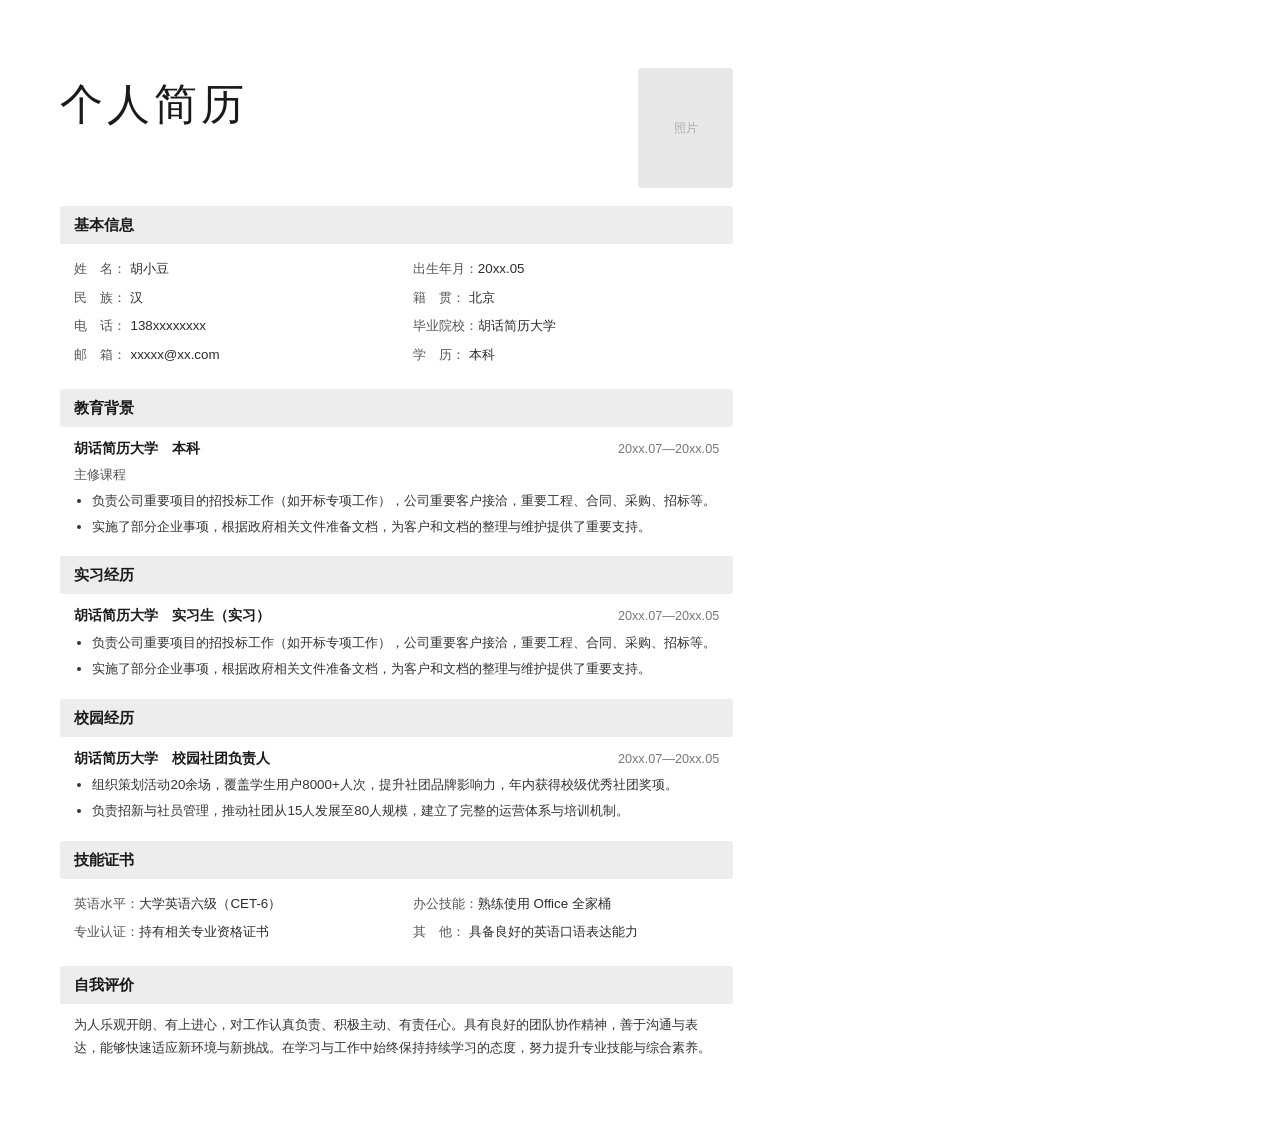
<file: data/jianlimoban/html/t001-jianyue.html>
<!DOCTYPE html>
<html lang="zh-CN">
<head>
<meta charset="UTF-8">
<title>个人简历 · 简约单栏</title>
<style>
  * { margin: 0; padding: 0; box-sizing: border-box; }
  body {
    width: 210mm; min-height: 297mm;
    padding: 18mm 16mm;
    font-family: 'PingFang SC', 'Noto Sans SC', -apple-system, sans-serif;
    color: #2b2b2b;
    background: #fff;
    font-size: 10.5pt;
    line-height: 1.7;
  }
  .header {
    display: flex; justify-content: space-between; align-items: flex-start;
    margin-bottom: 18px;
  }
  .title-block .cn-title {
    font-size: 32pt; font-weight: 300; letter-spacing: 4px; color: #1a1a1a;
  }
  .photo {
    width: 95px; height: 120px;
    background: #e8e8e8;
    border-radius: 4px;
    display: flex; align-items: center; justify-content: center;
    color: #aaa; font-size: 9pt;
  }
  .section-title {
    background: #ededed;
    padding: 6px 14px;
    font-size: 11.5pt; font-weight: 600;
    color: #1a1a1a;
    border-radius: 3px;
    margin: 18px 0 10px;
  }
  .info-grid {
    display: grid;
    grid-template-columns: 1fr 1fr;
    column-gap: 32px;
    row-gap: 6px;
    padding: 4px 14px;
  }
  .info-item { font-size: 10pt; }
  .info-item .label { color: #555; display: inline-block; min-width: 56px; }
  .info-item .label::after { content: '：'; }

  .item { padding: 0 14px; margin-bottom: 14px; }
  .item-header {
    display: flex; justify-content: space-between; align-items: baseline;
    margin-bottom: 4px;
  }
  .item-title { font-weight: 600; font-size: 10.5pt; color: #1a1a1a; }
  .item-date { color: #777; font-size: 9.5pt; }
  .item-sub { color: #555; font-size: 9.5pt; margin-bottom: 4px; }
  ul { margin-left: 18px; }
  li { margin-bottom: 3px; font-size: 10pt; color: #333; }
  .desc { font-size: 10pt; color: #333; padding: 0 14px; }
</style>
</head>
<body>
  <div class="header">
    <div class="title-block">
      <div class="cn-title">个人简历</div>
    </div>
    <div class="photo">照片</div>
  </div>

  <div class="section-title">基本信息</div>
  <div class="info-grid">
    <div class="info-item"><span class="label">姓　名</span>胡小豆</div>
    <div class="info-item"><span class="label">出生年月</span>20xx.05</div>
    <div class="info-item"><span class="label">民　族</span>汉</div>
    <div class="info-item"><span class="label">籍　贯</span>北京</div>
    <div class="info-item"><span class="label">电　话</span>138xxxxxxxx</div>
    <div class="info-item"><span class="label">毕业院校</span>胡话简历大学</div>
    <div class="info-item"><span class="label">邮　箱</span>xxxxx@xx.com</div>
    <div class="info-item"><span class="label">学　历</span>本科</div>
  </div>

  <div class="section-title">教育背景</div>
  <div class="item">
    <div class="item-header">
      <span class="item-title">胡话简历大学　本科</span>
      <span class="item-date">20xx.07—20xx.05</span>
    </div>
    <div class="item-sub">主修课程</div>
    <ul>
      <li>负责公司重要项目的招投标工作（如开标专项工作），公司重要客户接洽，重要工程、合同、采购、招标等。</li>
      <li>实施了部分企业事项，根据政府相关文件准备文档，为客户和文档的整理与维护提供了重要支持。</li>
    </ul>
  </div>

  <div class="section-title">实习经历</div>
  <div class="item">
    <div class="item-header">
      <span class="item-title">胡话简历大学　实习生（实习）</span>
      <span class="item-date">20xx.07—20xx.05</span>
    </div>
    <ul>
      <li>负责公司重要项目的招投标工作（如开标专项工作），公司重要客户接洽，重要工程、合同、采购、招标等。</li>
      <li>实施了部分企业事项，根据政府相关文件准备文档，为客户和文档的整理与维护提供了重要支持。</li>
    </ul>
  </div>

  <div class="section-title">校园经历</div>
  <div class="item">
    <div class="item-header">
      <span class="item-title">胡话简历大学　校园社团负责人</span>
      <span class="item-date">20xx.07—20xx.05</span>
    </div>
    <ul>
      <li>组织策划活动20余场，覆盖学生用户8000+人次，提升社团品牌影响力，年内获得校级优秀社团奖项。</li>
      <li>负责招新与社员管理，推动社团从15人发展至80人规模，建立了完整的运营体系与培训机制。</li>
    </ul>
  </div>

  <div class="section-title">技能证书</div>
  <div class="info-grid">
    <div class="info-item"><span class="label">英语水平</span>大学英语六级（CET-6）</div>
    <div class="info-item"><span class="label">办公技能</span>熟练使用 Office 全家桶</div>
    <div class="info-item"><span class="label">专业认证</span>持有相关专业资格证书</div>
    <div class="info-item"><span class="label">其　他</span>具备良好的英语口语表达能力</div>
  </div>

  <div class="section-title">自我评价</div>
  <p class="desc">为人乐观开朗、有上进心，对工作认真负责、积极主动、有责任心。具有良好的团队协作精神，善于沟通与表达，能够快速适应新环境与新挑战。在学习与工作中始终保持持续学习的态度，努力提升专业技能与综合素养。</p>
</body>
</html>
</file>
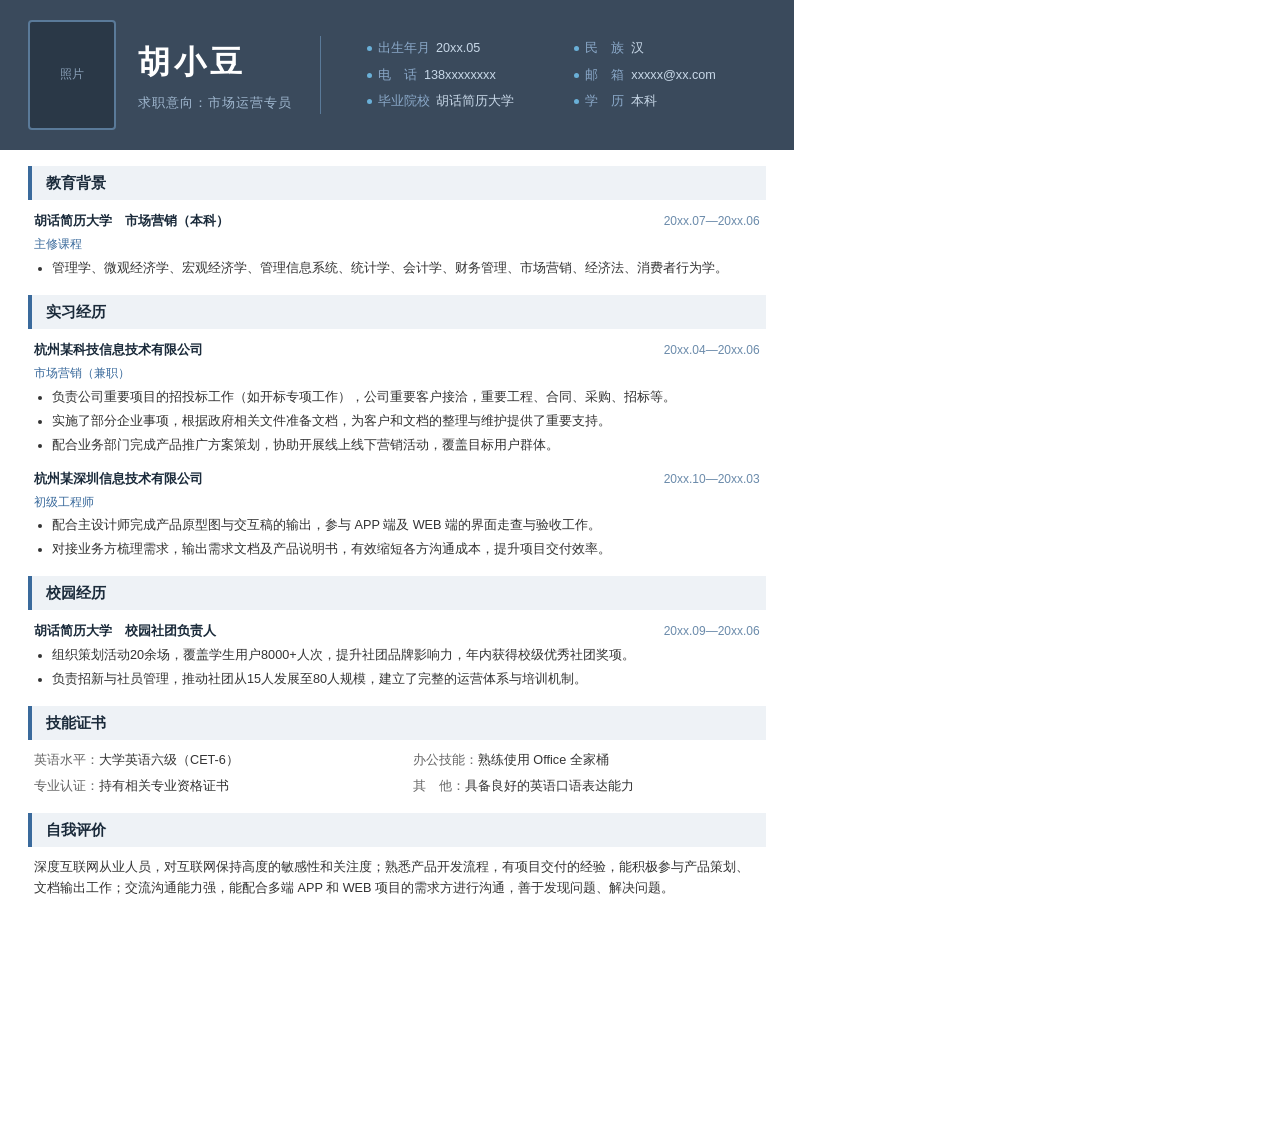
<file: data/jianlimoban/html/t002-jianyue.html>
<!DOCTYPE html>
<html lang="zh-CN">
<head>
<meta charset="UTF-8">
<title>个人简历 · 深蓝头部简约</title>
<style>
  * { margin: 0; padding: 0; box-sizing: border-box; }
  body {
    width: 210mm; min-height: 297mm;
    font-family: 'PingFang SC', 'Noto Sans SC', -apple-system, sans-serif;
    color: #2b2b2b;
    background: #fff;
    font-size: 10pt;
    line-height: 1.65;
  }
  .header {
    background: #3a4a5c;
    padding: 20px 28px;
    display: flex;
    align-items: center;
    gap: 22px;
  }
  .photo {
    width: 88px; height: 110px;
    background: #2a3847;
    border: 2px solid #5a7a99;
    border-radius: 4px;
    flex: none;
    display: flex; align-items: center; justify-content: center;
    color: #8aa0b8; font-size: 9pt;
  }
  .header-name-block {
    flex: none;
    padding-right: 28px;
    border-right: 1px solid #5a7a99;
  }
  .header-name {
    font-size: 24pt; font-weight: 600;
    color: #fff;
    letter-spacing: 4px;
  }
  .header-target {
    font-size: 9.5pt;
    color: #a0b8d0;
    margin-top: 4px;
    letter-spacing: 1px;
  }
  .header-info {
    flex: 1;
    display: grid;
    grid-template-columns: 1fr 1fr;
    column-gap: 16px;
    row-gap: 6px;
    padding-left: 24px;
  }
  .header-info-row {
    display: flex; align-items: center; gap: 6px;
    font-size: 9.5pt; color: #c8d8e8;
  }
  .header-info-row .dot {
    width: 5px; height: 5px;
    background: #6ab0d8;
    border-radius: 50%;
    flex: none;
  }
  .header-info-row .lbl {
    color: #8aa8c8;
    min-width: 40px;
  }
  .body {
    padding: 0 28px 24px;
  }
  .section {
    margin-top: 16px;
  }
  .section-title {
    display: flex; align-items: center; gap: 0;
    background: #eef2f6;
    border-left: 4px solid #3a6a9c;
    padding: 5px 14px;
    font-size: 11pt; font-weight: 600;
    color: #1a2a3a;
    margin-bottom: 10px;
  }
  .info-grid {
    display: grid;
    grid-template-columns: 1fr 1fr;
    column-gap: 32px;
    row-gap: 5px;
    padding: 0 6px;
  }
  .info-item { font-size: 9.5pt; color: #333; }
  .info-item .lbl { color: #666; min-width: 52px; display: inline-block; }
  .info-item .lbl::after { content: '：'; }
  .item { padding: 0 6px; margin-bottom: 12px; }
  .item-header {
    display: flex; justify-content: space-between; align-items: baseline;
    margin-bottom: 3px;
  }
  .item-title { font-weight: 600; font-size: 10pt; color: #1a2a3a; }
  .item-sub { font-size: 9pt; color: #3a6a9c; margin-bottom: 3px; }
  .item-date { font-size: 9pt; color: #6a8aaa; }
  ul { margin-left: 18px; }
  li { font-size: 9.5pt; color: #333; margin-bottom: 3px; }
  .desc { font-size: 9.5pt; color: #333; padding: 0 6px; }
</style>
</head>
<body>
  <div class="header">
    <div class="photo">照片</div>
    <div class="header-name-block">
      <div class="header-name">胡小豆</div>
      <div class="header-target">求职意向：市场运营专员</div>
    </div>
    <div class="header-info">
      <div class="header-info-row"><span class="dot"></span><span class="lbl">出生年月</span>20xx.05</div>
      <div class="header-info-row"><span class="dot"></span><span class="lbl">民　族</span>汉</div>
      <div class="header-info-row"><span class="dot"></span><span class="lbl">电　话</span>138xxxxxxxx</div>
      <div class="header-info-row"><span class="dot"></span><span class="lbl">邮　箱</span>xxxxx@xx.com</div>
      <div class="header-info-row"><span class="dot"></span><span class="lbl">毕业院校</span>胡话简历大学</div>
      <div class="header-info-row"><span class="dot"></span><span class="lbl">学　历</span>本科</div>
    </div>
  </div>

  <div class="body">
    <div class="section">
      <div class="section-title">教育背景</div>
      <div class="item">
        <div class="item-header">
          <span class="item-title">胡话简历大学　市场营销（本科）</span>
          <span class="item-date">20xx.07—20xx.06</span>
        </div>
        <div class="item-sub">主修课程</div>
        <ul>
          <li>管理学、微观经济学、宏观经济学、管理信息系统、统计学、会计学、财务管理、市场营销、经济法、消费者行为学。</li>
        </ul>
      </div>
    </div>

    <div class="section">
      <div class="section-title">实习经历</div>
      <div class="item">
        <div class="item-header">
          <span class="item-title">杭州某科技信息技术有限公司</span>
          <span class="item-date">20xx.04—20xx.06</span>
        </div>
        <div class="item-sub">市场营销（兼职）</div>
        <ul>
          <li>负责公司重要项目的招投标工作（如开标专项工作），公司重要客户接洽，重要工程、合同、采购、招标等。</li>
          <li>实施了部分企业事项，根据政府相关文件准备文档，为客户和文档的整理与维护提供了重要支持。</li>
          <li>配合业务部门完成产品推广方案策划，协助开展线上线下营销活动，覆盖目标用户群体。</li>
        </ul>
      </div>
      <div class="item">
        <div class="item-header">
          <span class="item-title">杭州某深圳信息技术有限公司</span>
          <span class="item-date">20xx.10—20xx.03</span>
        </div>
        <div class="item-sub">初级工程师</div>
        <ul>
          <li>配合主设计师完成产品原型图与交互稿的输出，参与 APP 端及 WEB 端的界面走查与验收工作。</li>
          <li>对接业务方梳理需求，输出需求文档及产品说明书，有效缩短各方沟通成本，提升项目交付效率。</li>
        </ul>
      </div>
    </div>

    <div class="section">
      <div class="section-title">校园经历</div>
      <div class="item">
        <div class="item-header">
          <span class="item-title">胡话简历大学　校园社团负责人</span>
          <span class="item-date">20xx.09—20xx.06</span>
        </div>
        <ul>
          <li>组织策划活动20余场，覆盖学生用户8000+人次，提升社团品牌影响力，年内获得校级优秀社团奖项。</li>
          <li>负责招新与社员管理，推动社团从15人发展至80人规模，建立了完整的运营体系与培训机制。</li>
        </ul>
      </div>
    </div>

    <div class="section">
      <div class="section-title">技能证书</div>
      <div class="info-grid">
        <div class="info-item"><span class="lbl">英语水平</span>大学英语六级（CET-6）</div>
        <div class="info-item"><span class="lbl">办公技能</span>熟练使用 Office 全家桶</div>
        <div class="info-item"><span class="lbl">专业认证</span>持有相关专业资格证书</div>
        <div class="info-item"><span class="lbl">其　他</span>具备良好的英语口语表达能力</div>
      </div>
    </div>

    <div class="section">
      <div class="section-title">自我评价</div>
      <p class="desc">深度互联网从业人员，对互联网保持高度的敏感性和关注度；熟悉产品开发流程，有项目交付的经验，能积极参与产品策划、文档输出工作；交流沟通能力强，能配合多端 APP 和 WEB 项目的需求方进行沟通，善于发现问题、解决问题。</p>
    </div>
  </div>
</body>
</html>
</file>
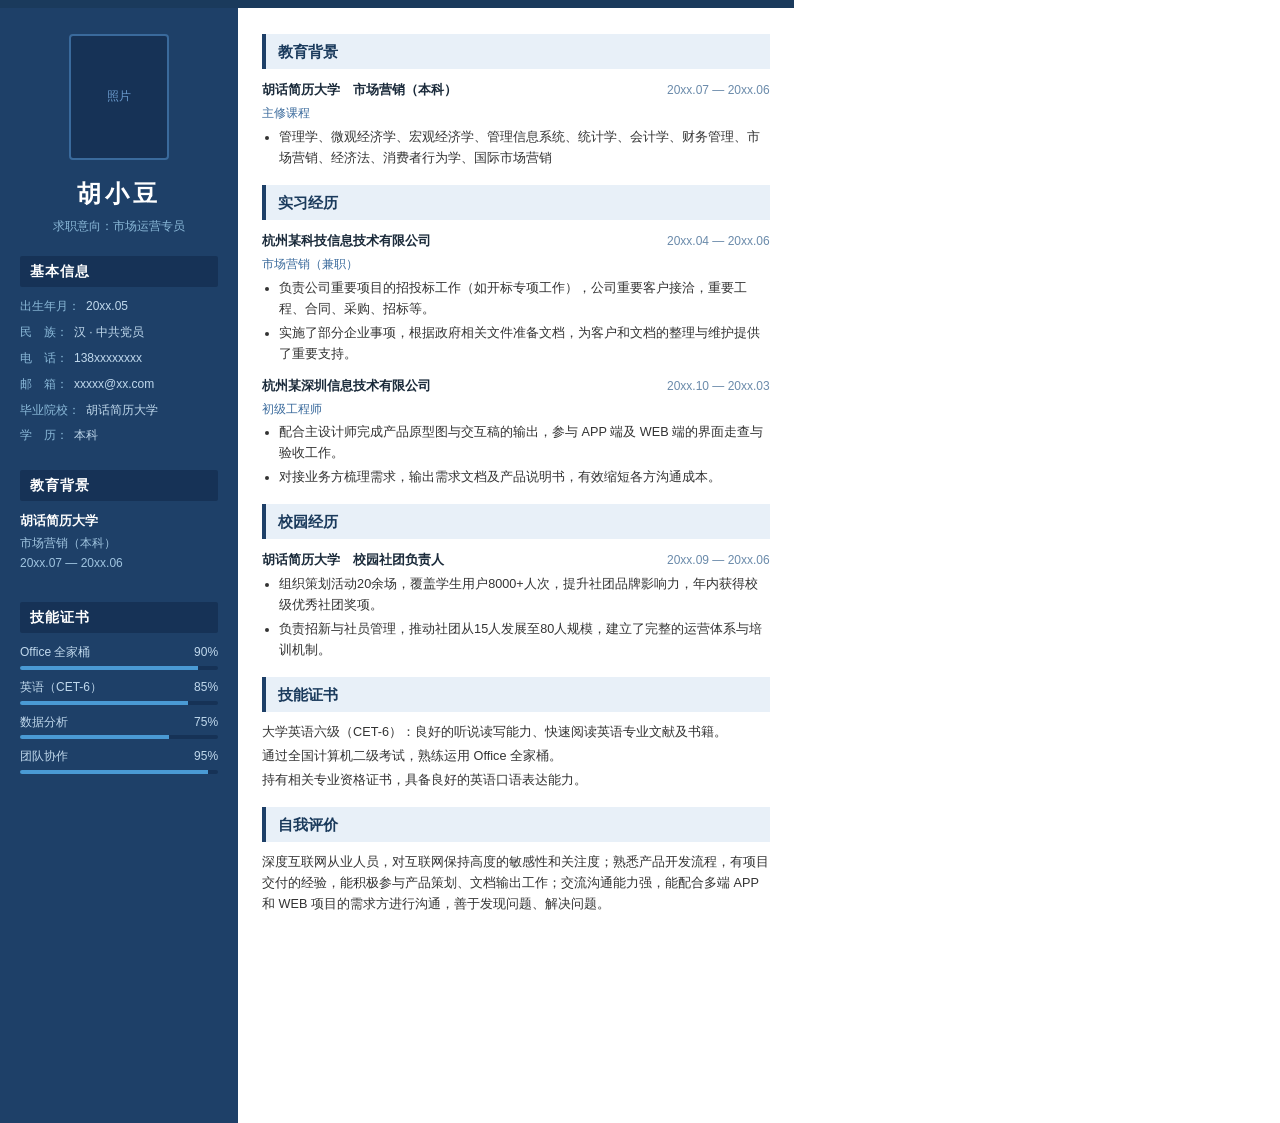
<file: data/jianlimoban/html/t003-jianyue.html>
<!DOCTYPE html>
<html lang="zh-CN">
<head>
<meta charset="UTF-8">
<title>个人简历 · 深蓝侧栏双栏</title>
<style>
  * { margin: 0; padding: 0; box-sizing: border-box; }
  body {
    width: 210mm; min-height: 297mm;
    font-family: 'PingFang SC', 'Noto Sans SC', -apple-system, sans-serif;
    color: #2b2b2b;
    background: #fff;
    font-size: 10pt;
    line-height: 1.65;
    display: flex;
    flex-direction: column;
  }
  .top-bar {
    background: #1a3a5c;
    height: 8px;
    width: 100%;
  }
  .layout {
    display: flex;
    flex: 1;
  }
  .sidebar {
    width: 30%;
    background: #1e4068;
    color: #d8e8f4;
    padding: 26px 20px;
    display: flex;
    flex-direction: column;
    gap: 0;
  }
  .photo {
    width: 100px; height: 126px;
    background: #163256;
    border: 2px solid #3a6a9c;
    border-radius: 4px;
    margin: 0 auto 14px;
    display: flex; align-items: center; justify-content: center;
    color: #6a9acc; font-size: 9pt;
  }
  .s-name {
    text-align: center;
    font-size: 18pt; font-weight: 600;
    color: #fff;
    letter-spacing: 4px;
    margin-bottom: 3px;
  }
  .s-target {
    text-align: center;
    font-size: 9pt;
    color: #8ab8d8;
    margin-bottom: 20px;
  }
  .s-section { margin-bottom: 18px; }
  .s-section-title {
    font-size: 10.5pt; font-weight: 600;
    color: #fff;
    background: #163256;
    padding: 4px 10px;
    border-radius: 2px;
    margin-bottom: 10px;
    letter-spacing: 1px;
  }
  .s-info-row {
    display: flex; align-items: flex-start; gap: 6px;
    font-size: 9pt;
    margin-bottom: 6px;
    color: #c0d8ec;
  }
  .s-info-row .lbl {
    color: #8ab8d8;
    min-width: 44px;
    flex: none;
  }
  .s-info-row .lbl::after { content: '：'; }
  .s-edu-row { margin-bottom: 10px; }
  .s-edu-school {
    font-weight: 600;
    font-size: 9.5pt;
    color: #fff;
    margin-bottom: 2px;
  }
  .s-edu-detail {
    font-size: 9pt; color: #a0c4e0;
  }
  .s-skill-row { margin-bottom: 8px; }
  .s-skill-name-row {
    display: flex; justify-content: space-between;
    font-size: 9pt; margin-bottom: 3px;
    color: #c0d8ec;
  }
  .s-skill-bar {
    height: 4px;
    background: #163256;
    border-radius: 2px;
    overflow: hidden;
  }
  .s-skill-fill {
    height: 100%;
    background: #4a9ad4;
  }

  .main {
    flex: 1;
    padding: 26px 24px;
    background: #fff;
  }
  .m-section { margin-bottom: 16px; }
  .m-section-title {
    display: flex; align-items: center; gap: 8px;
    font-size: 11.5pt; font-weight: 600;
    color: #1a3a5c;
    background: #e8f0f8;
    padding: 5px 12px;
    border-left: 4px solid #1e4068;
    margin-bottom: 10px;
  }
  .item { margin-bottom: 10px; }
  .item-header {
    display: flex; justify-content: space-between; align-items: baseline;
    margin-bottom: 3px;
  }
  .item-title { font-weight: 600; font-size: 10pt; color: #1a2a3a; }
  .item-date { font-size: 9pt; color: #6a8aaa; }
  .item-sub { font-size: 9pt; color: #3a6a9c; margin-bottom: 3px; }
  ul { margin-left: 17px; }
  li { font-size: 9.5pt; color: #333; margin-bottom: 3px; }
  .desc { font-size: 9.5pt; color: #333; }
  .skill-text-row { font-size: 9.5pt; color: #333; margin-bottom: 3px; }
</style>
</head>
<body>
  <div class="top-bar"></div>
  <div class="layout">
    <aside class="sidebar">
      <div class="photo">照片</div>
      <div class="s-name">胡小豆</div>
      <div class="s-target">求职意向：市场运营专员</div>

      <div class="s-section">
        <div class="s-section-title">基本信息</div>
        <div class="s-info-row"><span class="lbl">出生年月</span>20xx.05</div>
        <div class="s-info-row"><span class="lbl">民　族</span>汉 · 中共党员</div>
        <div class="s-info-row"><span class="lbl">电　话</span>138xxxxxxxx</div>
        <div class="s-info-row"><span class="lbl">邮　箱</span>xxxxx@xx.com</div>
        <div class="s-info-row"><span class="lbl">毕业院校</span>胡话简历大学</div>
        <div class="s-info-row"><span class="lbl">学　历</span>本科</div>
      </div>

      <div class="s-section">
        <div class="s-section-title">教育背景</div>
        <div class="s-edu-row">
          <div class="s-edu-school">胡话简历大学</div>
          <div class="s-edu-detail">市场营销（本科）</div>
          <div class="s-edu-detail">20xx.07 — 20xx.06</div>
        </div>
      </div>

      <div class="s-section">
        <div class="s-section-title">技能证书</div>
        <div class="s-skill-row">
          <div class="s-skill-name-row"><span>Office 全家桶</span><span>90%</span></div>
          <div class="s-skill-bar"><div class="s-skill-fill" style="width:90%"></div></div>
        </div>
        <div class="s-skill-row">
          <div class="s-skill-name-row"><span>英语（CET-6）</span><span>85%</span></div>
          <div class="s-skill-bar"><div class="s-skill-fill" style="width:85%"></div></div>
        </div>
        <div class="s-skill-row">
          <div class="s-skill-name-row"><span>数据分析</span><span>75%</span></div>
          <div class="s-skill-bar"><div class="s-skill-fill" style="width:75%"></div></div>
        </div>
        <div class="s-skill-row">
          <div class="s-skill-name-row"><span>团队协作</span><span>95%</span></div>
          <div class="s-skill-bar"><div class="s-skill-fill" style="width:95%"></div></div>
        </div>
      </div>
    </aside>

    <main class="main">
      <div class="m-section">
        <div class="m-section-title">教育背景</div>
        <div class="item">
          <div class="item-header">
            <span class="item-title">胡话简历大学　市场营销（本科）</span>
            <span class="item-date">20xx.07 — 20xx.06</span>
          </div>
          <div class="item-sub">主修课程</div>
          <ul>
            <li>管理学、微观经济学、宏观经济学、管理信息系统、统计学、会计学、财务管理、市场营销、经济法、消费者行为学、国际市场营销</li>
          </ul>
        </div>
      </div>

      <div class="m-section">
        <div class="m-section-title">实习经历</div>
        <div class="item">
          <div class="item-header">
            <span class="item-title">杭州某科技信息技术有限公司</span>
            <span class="item-date">20xx.04 — 20xx.06</span>
          </div>
          <div class="item-sub">市场营销（兼职）</div>
          <ul>
            <li>负责公司重要项目的招投标工作（如开标专项工作），公司重要客户接洽，重要工程、合同、采购、招标等。</li>
            <li>实施了部分企业事项，根据政府相关文件准备文档，为客户和文档的整理与维护提供了重要支持。</li>
          </ul>
        </div>
        <div class="item">
          <div class="item-header">
            <span class="item-title">杭州某深圳信息技术有限公司</span>
            <span class="item-date">20xx.10 — 20xx.03</span>
          </div>
          <div class="item-sub">初级工程师</div>
          <ul>
            <li>配合主设计师完成产品原型图与交互稿的输出，参与 APP 端及 WEB 端的界面走查与验收工作。</li>
            <li>对接业务方梳理需求，输出需求文档及产品说明书，有效缩短各方沟通成本。</li>
          </ul>
        </div>
      </div>

      <div class="m-section">
        <div class="m-section-title">校园经历</div>
        <div class="item">
          <div class="item-header">
            <span class="item-title">胡话简历大学　校园社团负责人</span>
            <span class="item-date">20xx.09 — 20xx.06</span>
          </div>
          <ul>
            <li>组织策划活动20余场，覆盖学生用户8000+人次，提升社团品牌影响力，年内获得校级优秀社团奖项。</li>
            <li>负责招新与社员管理，推动社团从15人发展至80人规模，建立了完整的运营体系与培训机制。</li>
          </ul>
        </div>
      </div>

      <div class="m-section">
        <div class="m-section-title">技能证书</div>
        <div class="skill-text-row">大学英语六级（CET-6）：良好的听说读写能力、快速阅读英语专业文献及书籍。</div>
        <div class="skill-text-row">通过全国计算机二级考试，熟练运用 Office 全家桶。</div>
        <div class="skill-text-row">持有相关专业资格证书，具备良好的英语口语表达能力。</div>
      </div>

      <div class="m-section">
        <div class="m-section-title">自我评价</div>
        <p class="desc">深度互联网从业人员，对互联网保持高度的敏感性和关注度；熟悉产品开发流程，有项目交付的经验，能积极参与产品策划、文档输出工作；交流沟通能力强，能配合多端 APP 和 WEB 项目的需求方进行沟通，善于发现问题、解决问题。</p>
      </div>
    </main>
  </div>
</body>
</html>
</file>
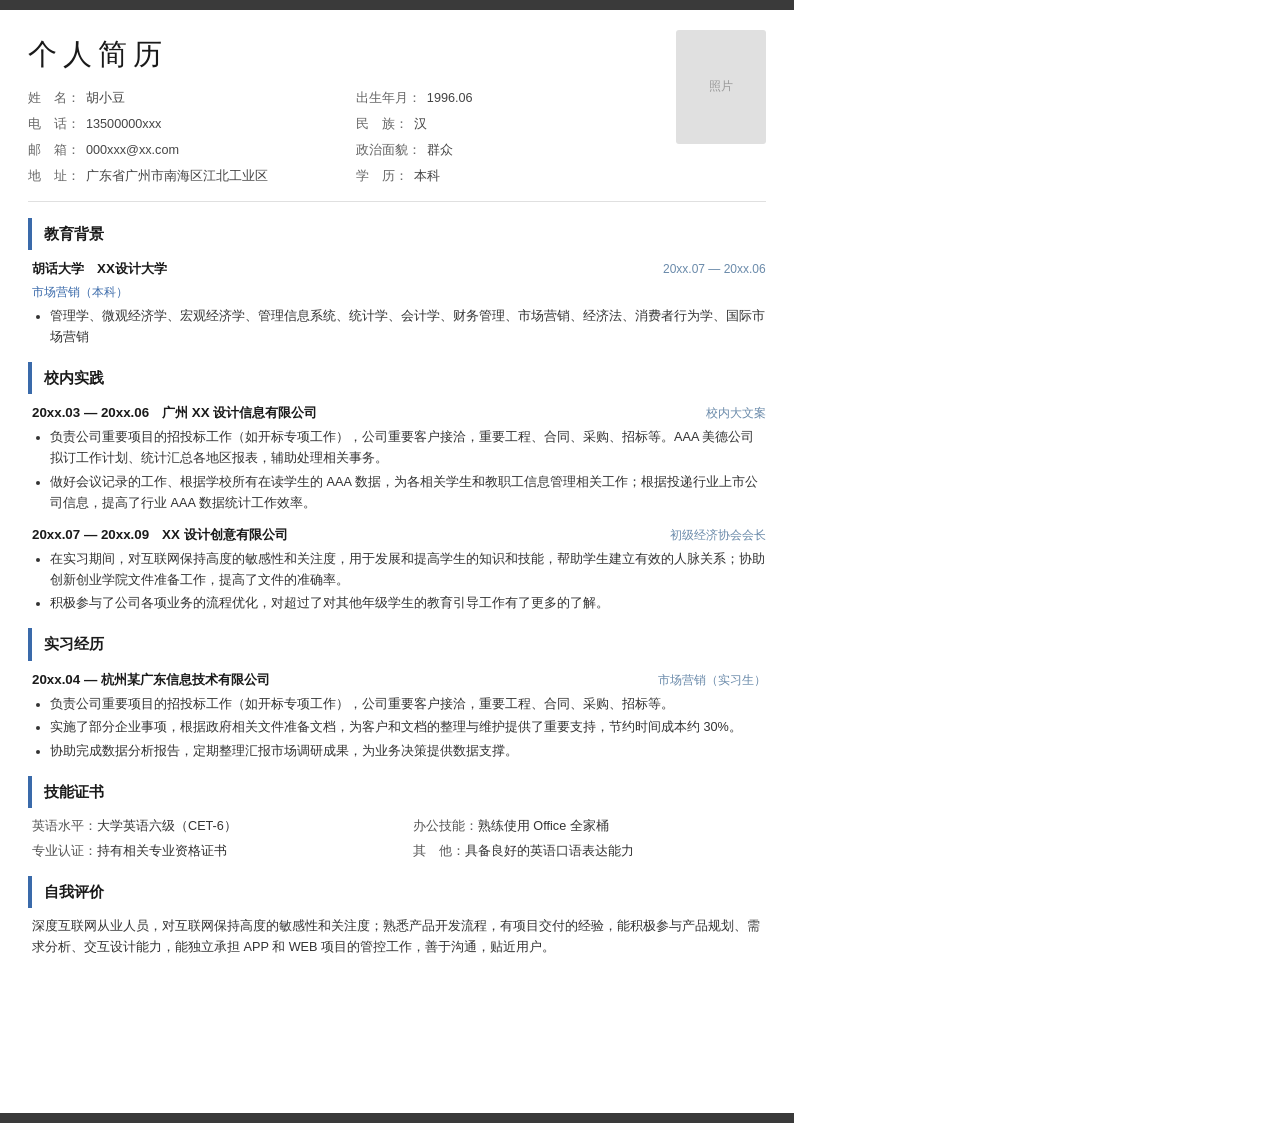
<file: data/jianlimoban/html/t004-jianyue.html>
<!DOCTYPE html>
<html lang="zh-CN">
<head>
<meta charset="UTF-8">
<title>个人简历 · 顶底深灰条单栏</title>
<style>
  * { margin: 0; padding: 0; box-sizing: border-box; }
  body {
    width: 210mm; min-height: 297mm;
    font-family: 'PingFang SC', 'Noto Sans SC', -apple-system, sans-serif;
    color: #2b2b2b;
    background: #fff;
    font-size: 10pt;
    line-height: 1.65;
    display: flex;
    flex-direction: column;
  }
  .top-bar {
    background: #3a3a3a;
    height: 10px;
  }
  .page-content {
    flex: 1;
    padding: 20px 28px 20px;
  }
  .header {
    display: flex;
    align-items: flex-start;
    justify-content: space-between;
    margin-bottom: 16px;
    padding-bottom: 14px;
    border-bottom: 1px solid #e0e0e0;
  }
  .header-left { flex: 1; }
  .header-title {
    font-size: 22pt; font-weight: 300;
    color: #1a1a1a;
    letter-spacing: 6px;
    margin-bottom: 10px;
  }
  .header-info-grid {
    display: grid;
    grid-template-columns: 1fr 1fr;
    column-gap: 28px;
    row-gap: 5px;
  }
  .h-info-row {
    display: flex; align-items: center; gap: 6px;
    font-size: 9.5pt; color: #444;
  }
  .h-info-row .lbl {
    color: #666;
    min-width: 52px;
    display: inline-block;
  }
  .h-info-row .lbl::after { content: '：'; }
  .photo {
    width: 90px; height: 114px;
    background: #e0e0e0;
    border-radius: 3px;
    display: flex; align-items: center; justify-content: center;
    color: #999; font-size: 9pt;
    flex: none;
    margin-left: 20px;
  }
  .section { margin-bottom: 14px; }
  .section-title {
    display: flex; align-items: center; gap: 10px;
    font-size: 11pt; font-weight: 600;
    color: #1a1a1a;
    padding: 4px 0 4px 12px;
    border-left: 4px solid #3a6aaa;
    margin-bottom: 8px;
  }
  .item { margin-bottom: 10px; padding-left: 4px; }
  .item-header {
    display: flex; justify-content: space-between; align-items: baseline;
    margin-bottom: 3px;
  }
  .item-title { font-weight: 600; font-size: 10pt; color: #1a1a1a; }
  .item-date { font-size: 9pt; color: #6a8aaa; }
  .item-sub { font-size: 9pt; color: #3a6aaa; margin-bottom: 3px; }
  ul { margin-left: 18px; }
  li { font-size: 9.5pt; color: #333; margin-bottom: 3px; }
  .skill-grid {
    display: grid;
    grid-template-columns: 1fr 1fr;
    column-gap: 28px;
    row-gap: 4px;
    padding-left: 4px;
  }
  .skill-item { font-size: 9.5pt; color: #333; }
  .skill-item .lbl { color: #555; min-width: 52px; display: inline-block; }
  .skill-item .lbl::after { content: '：'; }
  .desc { font-size: 9.5pt; color: #333; padding-left: 4px; }
  .bottom-bar {
    background: #3a3a3a;
    height: 10px;
    margin-top: auto;
  }
</style>
</head>
<body>
  <div class="top-bar"></div>
  <div class="page-content">
    <div class="header">
      <div class="header-left">
        <div class="header-title">个人简历</div>
        <div class="header-info-grid">
          <div class="h-info-row"><span class="lbl">姓　名</span>胡小豆</div>
          <div class="h-info-row"><span class="lbl">出生年月</span>1996.06</div>
          <div class="h-info-row"><span class="lbl">电　话</span>13500000xxx</div>
          <div class="h-info-row"><span class="lbl">民　族</span>汉</div>
          <div class="h-info-row"><span class="lbl">邮　箱</span>000xxx@xx.com</div>
          <div class="h-info-row"><span class="lbl">政治面貌</span>群众</div>
          <div class="h-info-row"><span class="lbl">地　址</span>广东省广州市南海区江北工业区</div>
          <div class="h-info-row"><span class="lbl">学　历</span>本科</div>
        </div>
      </div>
      <div class="photo">照片</div>
    </div>

    <div class="section">
      <div class="section-title">教育背景</div>
      <div class="item">
        <div class="item-header">
          <span class="item-title">胡话大学　XX设计大学</span>
          <span class="item-date">20xx.07 — 20xx.06</span>
        </div>
        <div class="item-sub">市场营销（本科）</div>
        <ul>
          <li>管理学、微观经济学、宏观经济学、管理信息系统、统计学、会计学、财务管理、市场营销、经济法、消费者行为学、国际市场营销</li>
        </ul>
      </div>
    </div>

    <div class="section">
      <div class="section-title">校内实践</div>
      <div class="item">
        <div class="item-header">
          <span class="item-title">20xx.03 — 20xx.06　广州 XX 设计信息有限公司</span>
          <span class="item-date">校内大文案</span>
        </div>
        <ul>
          <li>负责公司重要项目的招投标工作（如开标专项工作），公司重要客户接洽，重要工程、合同、采购、招标等。AAA 美德公司拟订工作计划、统计汇总各地区报表，辅助处理相关事务。</li>
          <li>做好会议记录的工作、根据学校所有在读学生的 AAA 数据，为各相关学生和教职工信息管理相关工作；根据投递行业上市公司信息，提高了行业 AAA 数据统计工作效率。</li>
        </ul>
      </div>
      <div class="item">
        <div class="item-header">
          <span class="item-title">20xx.07 — 20xx.09　XX 设计创意有限公司</span>
          <span class="item-date">初级经济协会会长</span>
        </div>
        <ul>
          <li>在实习期间，对互联网保持高度的敏感性和关注度，用于发展和提高学生的知识和技能，帮助学生建立有效的人脉关系；协助创新创业学院文件准备工作，提高了文件的准确率。</li>
          <li>积极参与了公司各项业务的流程优化，对超过了对其他年级学生的教育引导工作有了更多的了解。</li>
        </ul>
      </div>
    </div>

    <div class="section">
      <div class="section-title">实习经历</div>
      <div class="item">
        <div class="item-header">
          <span class="item-title">20xx.04 — 杭州某广东信息技术有限公司</span>
          <span class="item-date">市场营销（实习生）</span>
        </div>
        <ul>
          <li>负责公司重要项目的招投标工作（如开标专项工作），公司重要客户接洽，重要工程、合同、采购、招标等。</li>
          <li>实施了部分企业事项，根据政府相关文件准备文档，为客户和文档的整理与维护提供了重要支持，节约时间成本约 30%。</li>
          <li>协助完成数据分析报告，定期整理汇报市场调研成果，为业务决策提供数据支撑。</li>
        </ul>
      </div>
    </div>

    <div class="section">
      <div class="section-title">技能证书</div>
      <div class="skill-grid">
        <div class="skill-item"><span class="lbl">英语水平</span>大学英语六级（CET-6）</div>
        <div class="skill-item"><span class="lbl">办公技能</span>熟练使用 Office 全家桶</div>
        <div class="skill-item"><span class="lbl">专业认证</span>持有相关专业资格证书</div>
        <div class="skill-item"><span class="lbl">其　他</span>具备良好的英语口语表达能力</div>
      </div>
    </div>

    <div class="section">
      <div class="section-title">自我评价</div>
      <p class="desc">深度互联网从业人员，对互联网保持高度的敏感性和关注度；熟悉产品开发流程，有项目交付的经验，能积极参与产品规划、需求分析、交互设计能力，能独立承担 APP 和 WEB 项目的管控工作，善于沟通，贴近用户。</p>
    </div>
  </div>
  <div class="bottom-bar"></div>
</body>
</html>
</file>
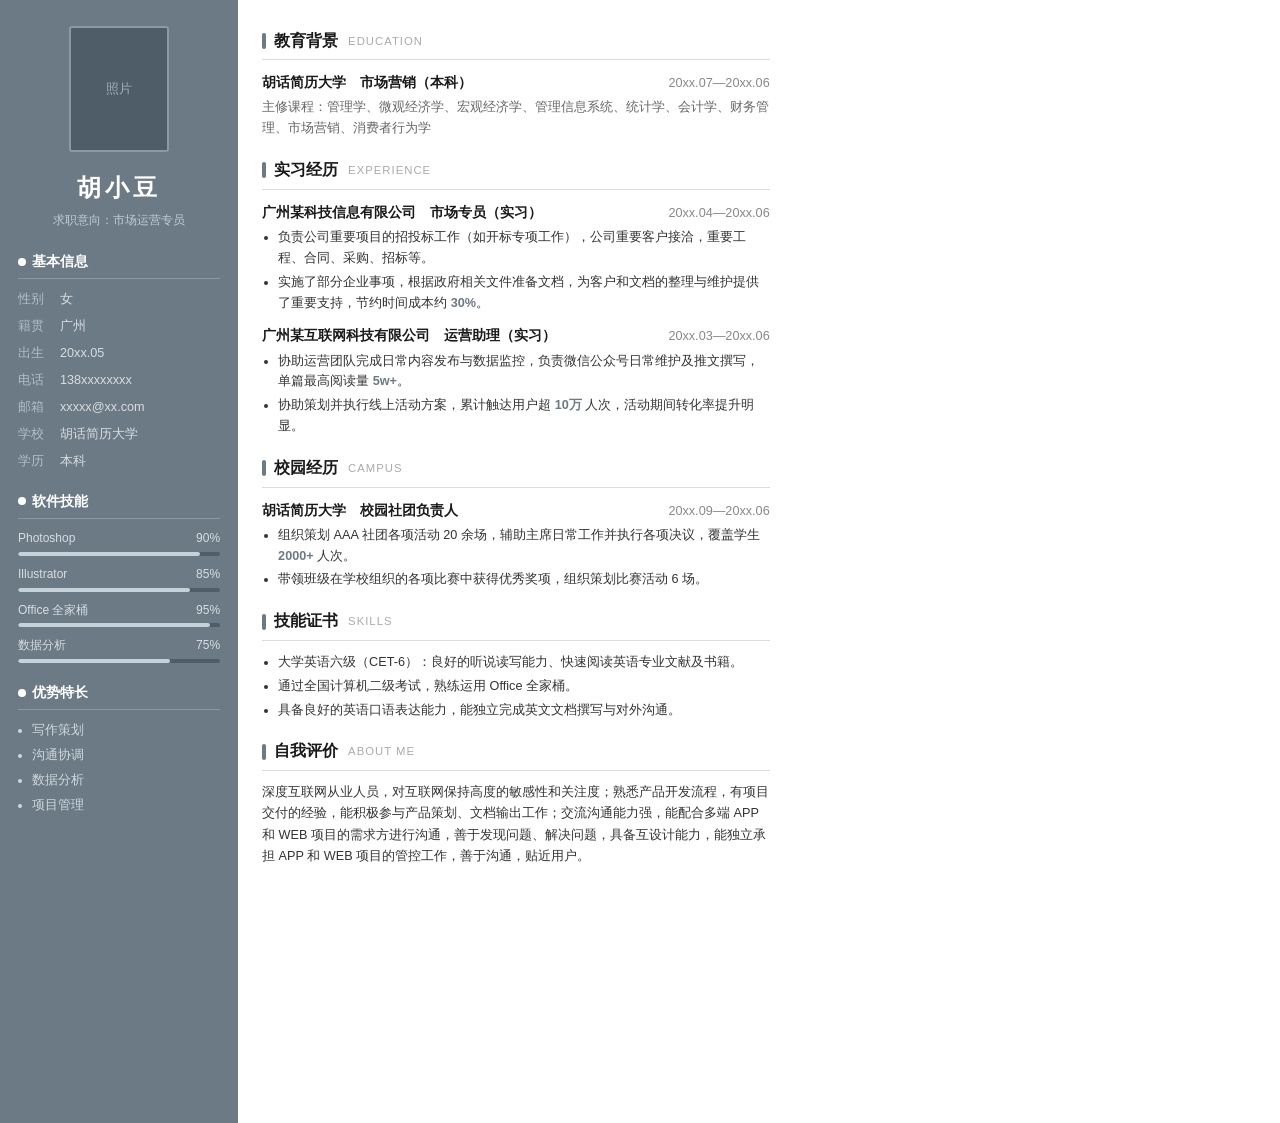
<file: data/jianlimoban/html/t016-jianyue.html>
<!DOCTYPE html>
<html lang="zh-CN">
<head>
<meta charset="UTF-8">
<title>个人简历 · 简约双栏</title>
<style>
  * { margin: 0; padding: 0; box-sizing: border-box; }
  body {
    width: 210mm; min-height: 297mm;
    font-family: 'PingFang SC', 'Noto Sans SC', -apple-system, sans-serif;
    color: #2b2b2b;
    background: #fff;
    font-size: 10pt;
    line-height: 1.65;
    display: flex;
  }
  .sidebar {
    width: 30%;
    background: #6b7a85;
    color: #e8eaeb;
    padding: 26px 18px;
    flex: none;
  }
  .photo {
    width: 100px; height: 126px;
    background: #4e5d68;
    border: 2px solid #8a9aa5;
    border-radius: 3px;
    margin: 0 auto 16px;
    display: flex; align-items: center; justify-content: center;
    color: #a0b0ba; font-size: 10pt;
  }
  .s-name {
    text-align: center;
    font-size: 18pt; font-weight: 600;
    color: #fff;
    letter-spacing: 4px;
    margin-bottom: 3px;
  }
  .s-target {
    text-align: center;
    font-size: 9pt;
    color: #c0ccd4;
    margin-bottom: 20px;
  }
  .s-section { margin-bottom: 18px; }
  .s-section-title {
    font-size: 10.5pt; font-weight: 600;
    color: #fff;
    padding-bottom: 5px;
    border-bottom: 1px solid #8a9aa5;
    margin-bottom: 10px;
    display: flex; align-items: center; gap: 6px;
  }
  .s-dot {
    width: 8px; height: 8px;
    background: #fff;
    border-radius: 50%;
    flex: none;
  }
  .s-row {
    display: flex; align-items: flex-start;
    margin-bottom: 6px;
    font-size: 9.5pt;
    color: #d8dde2;
  }
  .s-row .lbl {
    color: #b0bec8;
    min-width: 42px;
    flex: none;
  }
  .s-skill-row { margin-bottom: 9px; }
  .s-skill-name {
    display: flex; justify-content: space-between;
    font-size: 9pt; margin-bottom: 3px;
    color: #d8dde2;
  }
  .s-bar {
    height: 4px;
    background: #4e5d68;
    border-radius: 2px;
    overflow: hidden;
  }
  .s-fill {
    height: 100%;
    background: #c5d2da;
    border-radius: 2px;
  }
  .s-list { margin-left: 14px; }
  .s-list li {
    list-style: disc;
    font-size: 9.5pt;
    color: #d0d8de;
    margin-bottom: 4px;
  }
  .main {
    flex: 1;
    padding: 28px 24px;
    background: #fff;
  }
  .m-section { margin-bottom: 18px; }
  .m-section-title {
    display: flex; align-items: center; gap: 8px;
    font-size: 12pt; font-weight: 600;
    color: #1a1a1a;
    padding-bottom: 5px;
    border-bottom: 1.5px solid #d8dde2;
    margin-bottom: 11px;
  }
  .m-tag {
    width: 4px; height: 16px;
    background: #6b7a85;
    border-radius: 2px;
    flex: none;
  }
  .m-en {
    font-size: 8.5pt; color: #aaa; font-weight: 400;
    letter-spacing: 1px; margin-left: 2px;
  }
  .item { margin-bottom: 11px; }
  .item:last-child { margin-bottom: 0; }
  .item-header {
    display: flex; justify-content: space-between; align-items: baseline;
    margin-bottom: 3px;
  }
  .item-title { font-weight: 600; font-size: 10.5pt; color: #1a1a1a; }
  .item-date { color: #888; font-size: 9.5pt; white-space: nowrap; }
  .item-sub { color: #666; font-size: 9.5pt; margin-bottom: 3px; }
  ul.bul { margin-left: 16px; }
  ul.bul li { font-size: 9.5pt; margin-bottom: 3px; color: #333; }
  .accent { color: #6b7a85; font-weight: 600; }
  .desc { font-size: 9.5pt; color: #333; line-height: 1.7; }
</style>
</head>
<body>
  <aside class="sidebar">
    <div class="photo">照片</div>
    <div class="s-name">胡小豆</div>
    <div class="s-target">求职意向：市场运营专员</div>

    <div class="s-section">
      <div class="s-section-title"><span class="s-dot"></span>基本信息</div>
      <div class="s-row"><span class="lbl">性别</span>女</div>
      <div class="s-row"><span class="lbl">籍贯</span>广州</div>
      <div class="s-row"><span class="lbl">出生</span>20xx.05</div>
      <div class="s-row"><span class="lbl">电话</span>138xxxxxxxx</div>
      <div class="s-row"><span class="lbl">邮箱</span>xxxxx@xx.com</div>
      <div class="s-row"><span class="lbl">学校</span>胡话简历大学</div>
      <div class="s-row"><span class="lbl">学历</span>本科</div>
    </div>

    <div class="s-section">
      <div class="s-section-title"><span class="s-dot"></span>软件技能</div>
      <div class="s-skill-row">
        <div class="s-skill-name"><span>Photoshop</span><span>90%</span></div>
        <div class="s-bar"><div class="s-fill" style="width:90%"></div></div>
      </div>
      <div class="s-skill-row">
        <div class="s-skill-name"><span>Illustrator</span><span>85%</span></div>
        <div class="s-bar"><div class="s-fill" style="width:85%"></div></div>
      </div>
      <div class="s-skill-row">
        <div class="s-skill-name"><span>Office 全家桶</span><span>95%</span></div>
        <div class="s-bar"><div class="s-fill" style="width:95%"></div></div>
      </div>
      <div class="s-skill-row">
        <div class="s-skill-name"><span>数据分析</span><span>75%</span></div>
        <div class="s-bar"><div class="s-fill" style="width:75%"></div></div>
      </div>
    </div>

    <div class="s-section">
      <div class="s-section-title"><span class="s-dot"></span>优势特长</div>
      <ul class="s-list">
        <li>写作策划</li>
        <li>沟通协调</li>
        <li>数据分析</li>
        <li>项目管理</li>
      </ul>
    </div>
  </aside>

  <main class="main">
    <div class="m-section">
      <div class="m-section-title">
        <span class="m-tag"></span>教育背景<span class="m-en">EDUCATION</span>
      </div>
      <div class="item">
        <div class="item-header">
          <span class="item-title">胡话简历大学　市场营销（本科）</span>
          <span class="item-date">20xx.07—20xx.06</span>
        </div>
        <div class="item-sub">主修课程：管理学、微观经济学、宏观经济学、管理信息系统、统计学、会计学、财务管理、市场营销、消费者行为学</div>
      </div>
    </div>

    <div class="m-section">
      <div class="m-section-title">
        <span class="m-tag"></span>实习经历<span class="m-en">EXPERIENCE</span>
      </div>
      <div class="item">
        <div class="item-header">
          <span class="item-title">广州某科技信息有限公司　市场专员（实习）</span>
          <span class="item-date">20xx.04—20xx.06</span>
        </div>
        <ul class="bul">
          <li>负责公司重要项目的招投标工作（如开标专项工作），公司重要客户接洽，重要工程、合同、采购、招标等。</li>
          <li>实施了部分企业事项，根据政府相关文件准备文档，为客户和文档的整理与维护提供了重要支持，节约时间成本约 <span class="accent">30%</span>。</li>
        </ul>
      </div>
      <div class="item">
        <div class="item-header">
          <span class="item-title">广州某互联网科技有限公司　运营助理（实习）</span>
          <span class="item-date">20xx.03—20xx.06</span>
        </div>
        <ul class="bul">
          <li>协助运营团队完成日常内容发布与数据监控，负责微信公众号日常维护及推文撰写，单篇最高阅读量 <span class="accent">5w+</span>。</li>
          <li>协助策划并执行线上活动方案，累计触达用户超 <span class="accent">10万</span> 人次，活动期间转化率提升明显。</li>
        </ul>
      </div>
    </div>

    <div class="m-section">
      <div class="m-section-title">
        <span class="m-tag"></span>校园经历<span class="m-en">CAMPUS</span>
      </div>
      <div class="item">
        <div class="item-header">
          <span class="item-title">胡话简历大学　校园社团负责人</span>
          <span class="item-date">20xx.09—20xx.06</span>
        </div>
        <ul class="bul">
          <li>组织策划 AAA 社团各项活动 20 余场，辅助主席日常工作并执行各项决议，覆盖学生 <span class="accent">2000+</span> 人次。</li>
          <li>带领班级在学校组织的各项比赛中获得优秀奖项，组织策划比赛活动 6 场。</li>
        </ul>
      </div>
    </div>

    <div class="m-section">
      <div class="m-section-title">
        <span class="m-tag"></span>技能证书<span class="m-en">SKILLS</span>
      </div>
      <ul class="bul">
        <li>大学英语六级（CET-6）：良好的听说读写能力、快速阅读英语专业文献及书籍。</li>
        <li>通过全国计算机二级考试，熟练运用 Office 全家桶。</li>
        <li>具备良好的英语口语表达能力，能独立完成英文文档撰写与对外沟通。</li>
      </ul>
    </div>

    <div class="m-section">
      <div class="m-section-title">
        <span class="m-tag"></span>自我评价<span class="m-en">ABOUT ME</span>
      </div>
      <p class="desc">深度互联网从业人员，对互联网保持高度的敏感性和关注度；熟悉产品开发流程，有项目交付的经验，能积极参与产品策划、文档输出工作；交流沟通能力强，能配合多端 APP 和 WEB 项目的需求方进行沟通，善于发现问题、解决问题，具备互设计能力，能独立承担 APP 和 WEB 项目的管控工作，善于沟通，贴近用户。</p>
    </div>
  </main>
</body>
</html>
</file>
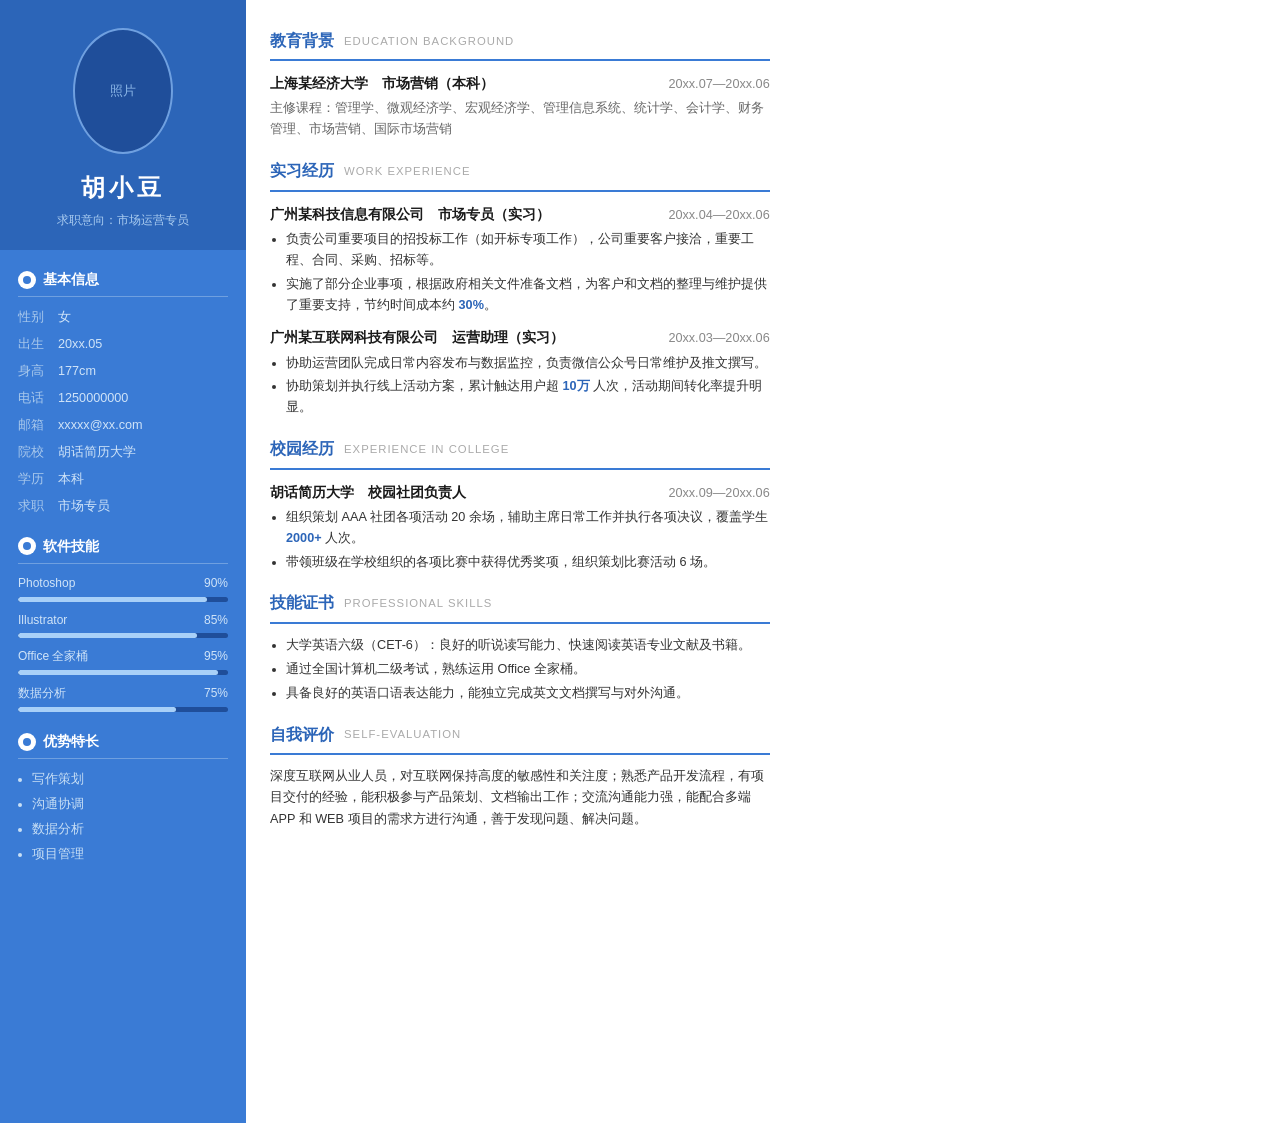
<file: data/jianlimoban/html/t017-jianyue.html>
<!DOCTYPE html>
<html lang="zh-CN">
<head>
<meta charset="UTF-8">
<title>个人简历 · 蓝色双栏</title>
<style>
  * { margin: 0; padding: 0; box-sizing: border-box; }
  body {
    width: 210mm; min-height: 297mm;
    font-family: 'PingFang SC', 'Noto Sans SC', -apple-system, sans-serif;
    color: #2b2b2b;
    background: #fff;
    font-size: 10pt;
    line-height: 1.65;
    display: flex;
  }
  .sidebar {
    width: 31%;
    background: #3a7bd5;
    color: #e8f0fb;
    padding: 0;
    flex: none;
    display: flex;
    flex-direction: column;
  }
  .s-top {
    background: #2c65b8;
    padding: 28px 18px 20px;
    text-align: center;
  }
  .photo {
    width: 100px; height: 126px;
    background: #1f4e9a;
    border: 2px solid #6fa0e0;
    border-radius: 50%;
    margin: 0 auto 14px;
    display: flex; align-items: center; justify-content: center;
    color: #8db8e8; font-size: 10pt;
  }
  .s-name {
    font-size: 18pt; font-weight: 600;
    color: #fff;
    letter-spacing: 4px;
    margin-bottom: 3px;
  }
  .s-target {
    font-size: 9pt;
    color: #aaccf0;
    margin-bottom: 0;
  }
  .s-body { padding: 18px 18px; }
  .s-section { margin-bottom: 18px; }
  .s-section-title {
    font-size: 10.5pt; font-weight: 600;
    color: #fff;
    padding-bottom: 5px;
    border-bottom: 1px solid #6fa0e0;
    margin-bottom: 10px;
    display: flex; align-items: center; gap: 7px;
  }
  .s-circle {
    width: 18px; height: 18px;
    background: #fff;
    border-radius: 50%;
    display: flex; align-items: center; justify-content: center;
    flex: none;
  }
  .s-circle-inner {
    width: 8px; height: 8px;
    background: #3a7bd5;
    border-radius: 50%;
  }
  .s-row {
    display: flex; align-items: flex-start;
    margin-bottom: 6px;
    font-size: 9.5pt;
    color: #d0e4f8;
  }
  .s-row .lbl {
    color: #a8c8ec;
    min-width: 40px;
    flex: none;
  }
  .s-skill-row { margin-bottom: 9px; }
  .s-skill-name {
    display: flex; justify-content: space-between;
    font-size: 9pt; margin-bottom: 3px;
    color: #d0e4f8;
  }
  .s-bar {
    height: 5px;
    background: #1f4e9a;
    border-radius: 3px;
    overflow: hidden;
  }
  .s-fill {
    height: 100%;
    background: #a8d0f8;
    border-radius: 3px;
  }
  .s-list { margin-left: 14px; }
  .s-list li {
    list-style: disc;
    font-size: 9.5pt;
    color: #c8dff5;
    margin-bottom: 4px;
  }
  .main {
    flex: 1;
    padding: 28px 24px;
    background: #fff;
  }
  .m-section { margin-bottom: 18px; }
  .m-section-title {
    display: flex; align-items: center; gap: 8px;
    font-size: 12pt; font-weight: 600;
    color: #2c65b8;
    padding-bottom: 5px;
    border-bottom: 2px solid #3a7bd5;
    margin-bottom: 11px;
  }
  .m-en {
    font-size: 8.5pt; color: #aaa; font-weight: 400;
    letter-spacing: 1px; margin-left: 2px;
  }
  .item { margin-bottom: 11px; }
  .item:last-child { margin-bottom: 0; }
  .item-header {
    display: flex; justify-content: space-between; align-items: baseline;
    margin-bottom: 3px;
  }
  .item-title { font-weight: 600; font-size: 10.5pt; color: #1a1a1a; }
  .item-date { color: #888; font-size: 9.5pt; white-space: nowrap; }
  .item-sub { color: #666; font-size: 9.5pt; margin-bottom: 3px; }
  ul.bul { margin-left: 16px; }
  ul.bul li { font-size: 9.5pt; margin-bottom: 3px; color: #333; }
  .accent { color: #2c65b8; font-weight: 600; }
  .desc { font-size: 9.5pt; color: #333; line-height: 1.7; }
</style>
</head>
<body>
  <aside class="sidebar">
    <div class="s-top">
      <div class="photo">照片</div>
      <div class="s-name">胡小豆</div>
      <div class="s-target">求职意向：市场运营专员</div>
    </div>
    <div class="s-body">
      <div class="s-section">
        <div class="s-section-title">
          <span class="s-circle"><span class="s-circle-inner"></span></span>基本信息
        </div>
        <div class="s-row"><span class="lbl">性别</span>女</div>
        <div class="s-row"><span class="lbl">出生</span>20xx.05</div>
        <div class="s-row"><span class="lbl">身高</span>177cm</div>
        <div class="s-row"><span class="lbl">电话</span>1250000000</div>
        <div class="s-row"><span class="lbl">邮箱</span>xxxxx@xx.com</div>
        <div class="s-row"><span class="lbl">院校</span>胡话简历大学</div>
        <div class="s-row"><span class="lbl">学历</span>本科</div>
        <div class="s-row"><span class="lbl">求职</span>市场专员</div>
      </div>

      <div class="s-section">
        <div class="s-section-title">
          <span class="s-circle"><span class="s-circle-inner"></span></span>软件技能
        </div>
        <div class="s-skill-row">
          <div class="s-skill-name"><span>Photoshop</span><span>90%</span></div>
          <div class="s-bar"><div class="s-fill" style="width:90%"></div></div>
        </div>
        <div class="s-skill-row">
          <div class="s-skill-name"><span>Illustrator</span><span>85%</span></div>
          <div class="s-bar"><div class="s-fill" style="width:85%"></div></div>
        </div>
        <div class="s-skill-row">
          <div class="s-skill-name"><span>Office 全家桶</span><span>95%</span></div>
          <div class="s-bar"><div class="s-fill" style="width:95%"></div></div>
        </div>
        <div class="s-skill-row">
          <div class="s-skill-name"><span>数据分析</span><span>75%</span></div>
          <div class="s-bar"><div class="s-fill" style="width:75%"></div></div>
        </div>
      </div>

      <div class="s-section">
        <div class="s-section-title">
          <span class="s-circle"><span class="s-circle-inner"></span></span>优势特长
        </div>
        <ul class="s-list">
          <li>写作策划</li>
          <li>沟通协调</li>
          <li>数据分析</li>
          <li>项目管理</li>
        </ul>
      </div>
    </div>
  </aside>

  <main class="main">
    <div class="m-section">
      <div class="m-section-title">
        教育背景<span class="m-en">EDUCATION BACKGROUND</span>
      </div>
      <div class="item">
        <div class="item-header">
          <span class="item-title">上海某经济大学　市场营销（本科）</span>
          <span class="item-date">20xx.07—20xx.06</span>
        </div>
        <div class="item-sub">主修课程：管理学、微观经济学、宏观经济学、管理信息系统、统计学、会计学、财务管理、市场营销、国际市场营销</div>
      </div>
    </div>

    <div class="m-section">
      <div class="m-section-title">
        实习经历<span class="m-en">WORK EXPERIENCE</span>
      </div>
      <div class="item">
        <div class="item-header">
          <span class="item-title">广州某科技信息有限公司　市场专员（实习）</span>
          <span class="item-date">20xx.04—20xx.06</span>
        </div>
        <ul class="bul">
          <li>负责公司重要项目的招投标工作（如开标专项工作），公司重要客户接洽，重要工程、合同、采购、招标等。</li>
          <li>实施了部分企业事项，根据政府相关文件准备文档，为客户和文档的整理与维护提供了重要支持，节约时间成本约 <span class="accent">30%</span>。</li>
        </ul>
      </div>
      <div class="item">
        <div class="item-header">
          <span class="item-title">广州某互联网科技有限公司　运营助理（实习）</span>
          <span class="item-date">20xx.03—20xx.06</span>
        </div>
        <ul class="bul">
          <li>协助运营团队完成日常内容发布与数据监控，负责微信公众号日常维护及推文撰写。</li>
          <li>协助策划并执行线上活动方案，累计触达用户超 <span class="accent">10万</span> 人次，活动期间转化率提升明显。</li>
        </ul>
      </div>
    </div>

    <div class="m-section">
      <div class="m-section-title">
        校园经历<span class="m-en">EXPERIENCE IN COLLEGE</span>
      </div>
      <div class="item">
        <div class="item-header">
          <span class="item-title">胡话简历大学　校园社团负责人</span>
          <span class="item-date">20xx.09—20xx.06</span>
        </div>
        <ul class="bul">
          <li>组织策划 AAA 社团各项活动 20 余场，辅助主席日常工作并执行各项决议，覆盖学生 <span class="accent">2000+</span> 人次。</li>
          <li>带领班级在学校组织的各项比赛中获得优秀奖项，组织策划比赛活动 6 场。</li>
        </ul>
      </div>
    </div>

    <div class="m-section">
      <div class="m-section-title">
        技能证书<span class="m-en">PROFESSIONAL SKILLS</span>
      </div>
      <ul class="bul">
        <li>大学英语六级（CET-6）：良好的听说读写能力、快速阅读英语专业文献及书籍。</li>
        <li>通过全国计算机二级考试，熟练运用 Office 全家桶。</li>
        <li>具备良好的英语口语表达能力，能独立完成英文文档撰写与对外沟通。</li>
      </ul>
    </div>

    <div class="m-section">
      <div class="m-section-title">
        自我评价<span class="m-en">SELF-EVALUATION</span>
      </div>
      <p class="desc">深度互联网从业人员，对互联网保持高度的敏感性和关注度；熟悉产品开发流程，有项目交付的经验，能积极参与产品策划、文档输出工作；交流沟通能力强，能配合多端 APP 和 WEB 项目的需求方进行沟通，善于发现问题、解决问题。</p>
    </div>
  </main>
</body>
</html>
</file>
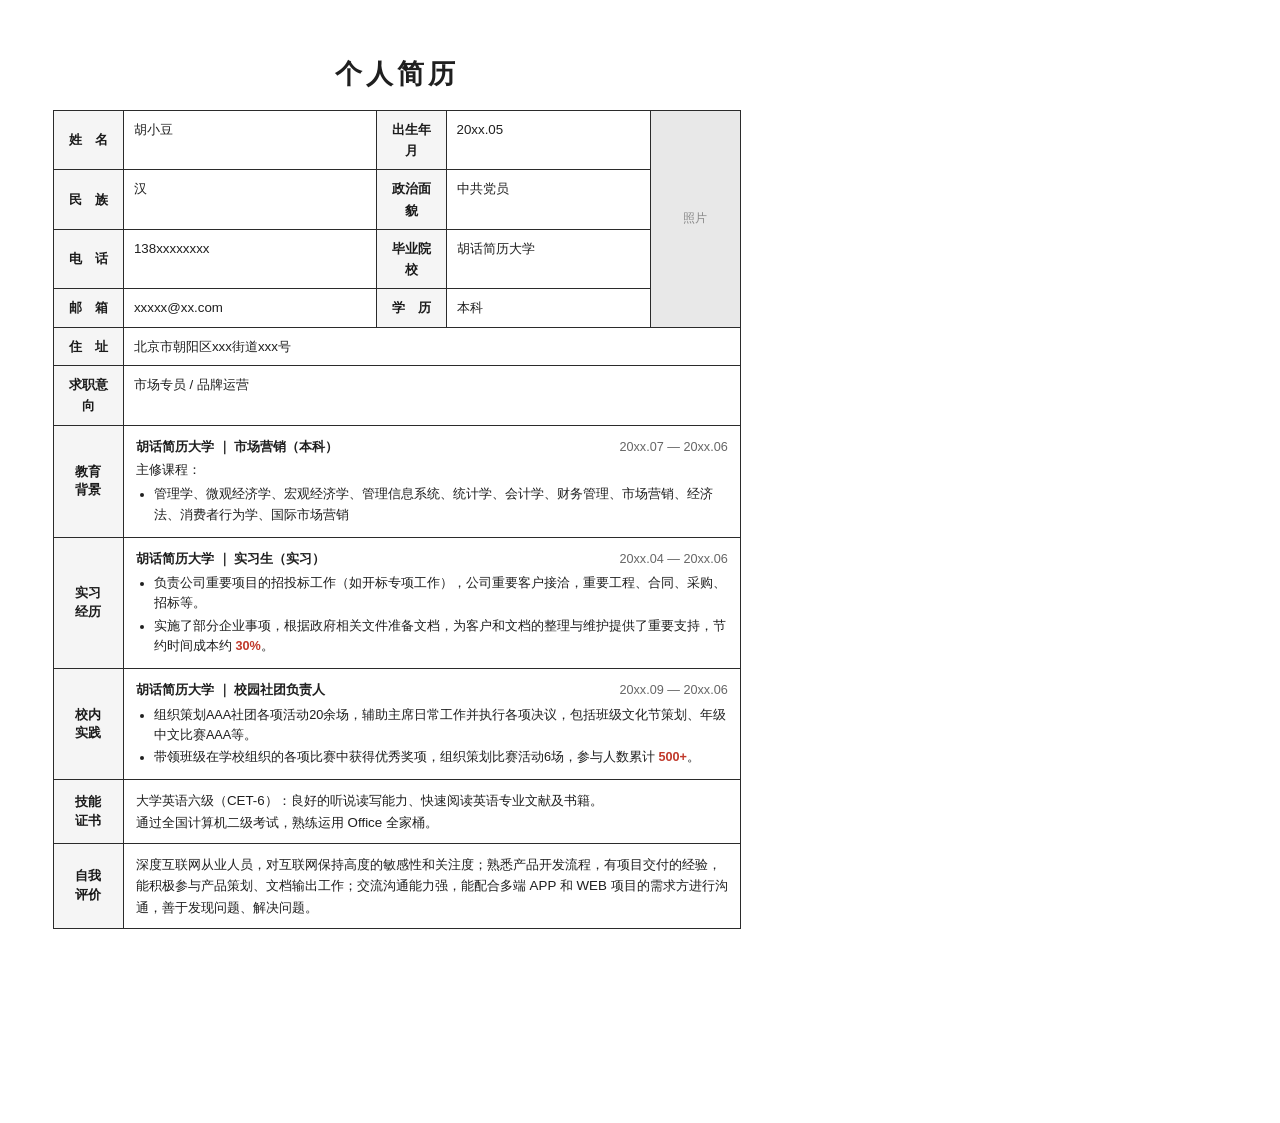
<file: data/jianlimoban/html/t062-biaoge.html>
<!DOCTYPE html>
<html lang="zh-CN">
<head>
<meta charset="UTF-8">
<title>个人简历 · 表格</title>
<style>
  * { margin: 0; padding: 0; box-sizing: border-box; }
  body {
    width: 210mm; min-height: 297mm;
    padding: 14mm 14mm;
    font-family: 'PingFang SC', 'Noto Sans SC', -apple-system, sans-serif;
    color: #1f1f1f;
    background: #fff;
    font-size: 10pt;
    line-height: 1.6;
  }
  h1 {
    text-align: center;
    font-size: 20pt; font-weight: 600;
    margin-bottom: 14px;
    letter-spacing: 4px;
  }
  table {
    width: 100%;
    border-collapse: collapse;
    border: 1.5px solid #2b2b2b;
  }
  td {
    border: 1px solid #2b2b2b;
    padding: 8px 10px;
    vertical-align: top;
    font-size: 10pt;
  }
  .label {
    width: 70px;
    background: #f5f5f5;
    text-align: center;
    font-weight: 600;
    color: #1a1a1a;
    vertical-align: middle;
  }
  .label-section {
    width: 60px;
    background: #f5f5f5;
    text-align: center;
    font-weight: 600;
    color: #1a1a1a;
    vertical-align: middle;
    line-height: 1.4;
  }
  .photo-cell {
    width: 90px;
    text-align: center;
    background: #e8e8e8;
    color: #888;
    font-size: 9pt;
    vertical-align: middle;
  }
  .content-cell { padding: 10px 12px; }
  .item { margin-bottom: 8px; }
  .item:last-child { margin-bottom: 0; }
  .item-header {
    display: flex; justify-content: space-between; align-items: baseline;
    margin-bottom: 2px;
  }
  .item-title { font-weight: 600; }
  .item-date { color: #666; font-size: 9.5pt; }
  ul { margin: 4px 0 0 18px; }
  li { font-size: 9.5pt; margin-bottom: 2px; }
  .accent { color: #c0392b; font-weight: 600; }
</style>
</head>
<body>
  <h1>个人简历</h1>

  <table>
    <tr>
      <td class="label">姓　名</td>
      <td>胡小豆</td>
      <td class="label">出生年月</td>
      <td>20xx.05</td>
      <td class="photo-cell" rowspan="4">照片</td>
    </tr>
    <tr>
      <td class="label">民　族</td>
      <td>汉</td>
      <td class="label">政治面貌</td>
      <td>中共党员</td>
    </tr>
    <tr>
      <td class="label">电　话</td>
      <td>138xxxxxxxx</td>
      <td class="label">毕业院校</td>
      <td>胡话简历大学</td>
    </tr>
    <tr>
      <td class="label">邮　箱</td>
      <td>xxxxx@xx.com</td>
      <td class="label">学　历</td>
      <td>本科</td>
    </tr>
    <tr>
      <td class="label">住　址</td>
      <td colspan="4">北京市朝阳区xxx街道xxx号</td>
    </tr>
    <tr>
      <td class="label">求职意向</td>
      <td colspan="4">市场专员 / 品牌运营</td>
    </tr>

    <tr>
      <td class="label-section">教育<br>背景</td>
      <td colspan="4" class="content-cell">
        <div class="item">
          <div class="item-header">
            <span class="item-title">胡话简历大学 ｜ 市场营销（本科）</span>
            <span class="item-date">20xx.07 — 20xx.06</span>
          </div>
          <div>主修课程：</div>
          <ul>
            <li>管理学、微观经济学、宏观经济学、管理信息系统、统计学、会计学、财务管理、市场营销、经济法、消费者行为学、国际市场营销</li>
          </ul>
        </div>
      </td>
    </tr>

    <tr>
      <td class="label-section">实习<br>经历</td>
      <td colspan="4" class="content-cell">
        <div class="item">
          <div class="item-header">
            <span class="item-title">胡话简历大学 ｜ 实习生（实习）</span>
            <span class="item-date">20xx.04 — 20xx.06</span>
          </div>
          <ul>
            <li>负责公司重要项目的招投标工作（如开标专项工作），公司重要客户接洽，重要工程、合同、采购、招标等。</li>
            <li>实施了部分企业事项，根据政府相关文件准备文档，为客户和文档的整理与维护提供了重要支持，节约时间成本约 <span class="accent">30%</span>。</li>
          </ul>
        </div>
      </td>
    </tr>

    <tr>
      <td class="label-section">校内<br>实践</td>
      <td colspan="4" class="content-cell">
        <div class="item">
          <div class="item-header">
            <span class="item-title">胡话简历大学 ｜ 校园社团负责人</span>
            <span class="item-date">20xx.09 — 20xx.06</span>
          </div>
          <ul>
            <li>组织策划AAA社团各项活动20余场，辅助主席日常工作并执行各项决议，包括班级文化节策划、年级中文比赛AAA等。</li>
            <li>带领班级在学校组织的各项比赛中获得优秀奖项，组织策划比赛活动6场，参与人数累计 <span class="accent">500+</span>。</li>
          </ul>
        </div>
      </td>
    </tr>

    <tr>
      <td class="label-section">技能<br>证书</td>
      <td colspan="4" class="content-cell">
        <div>大学英语六级（CET-6）：良好的听说读写能力、快速阅读英语专业文献及书籍。</div>
        <div>通过全国计算机二级考试，熟练运用 Office 全家桶。</div>
      </td>
    </tr>

    <tr>
      <td class="label-section">自我<br>评价</td>
      <td colspan="4" class="content-cell">
        深度互联网从业人员，对互联网保持高度的敏感性和关注度；熟悉产品开发流程，有项目交付的经验，能积极参与产品策划、文档输出工作；交流沟通能力强，能配合多端 APP 和 WEB 项目的需求方进行沟通，善于发现问题、解决问题。
      </td>
    </tr>
  </table>
</body>
</html>
</file>
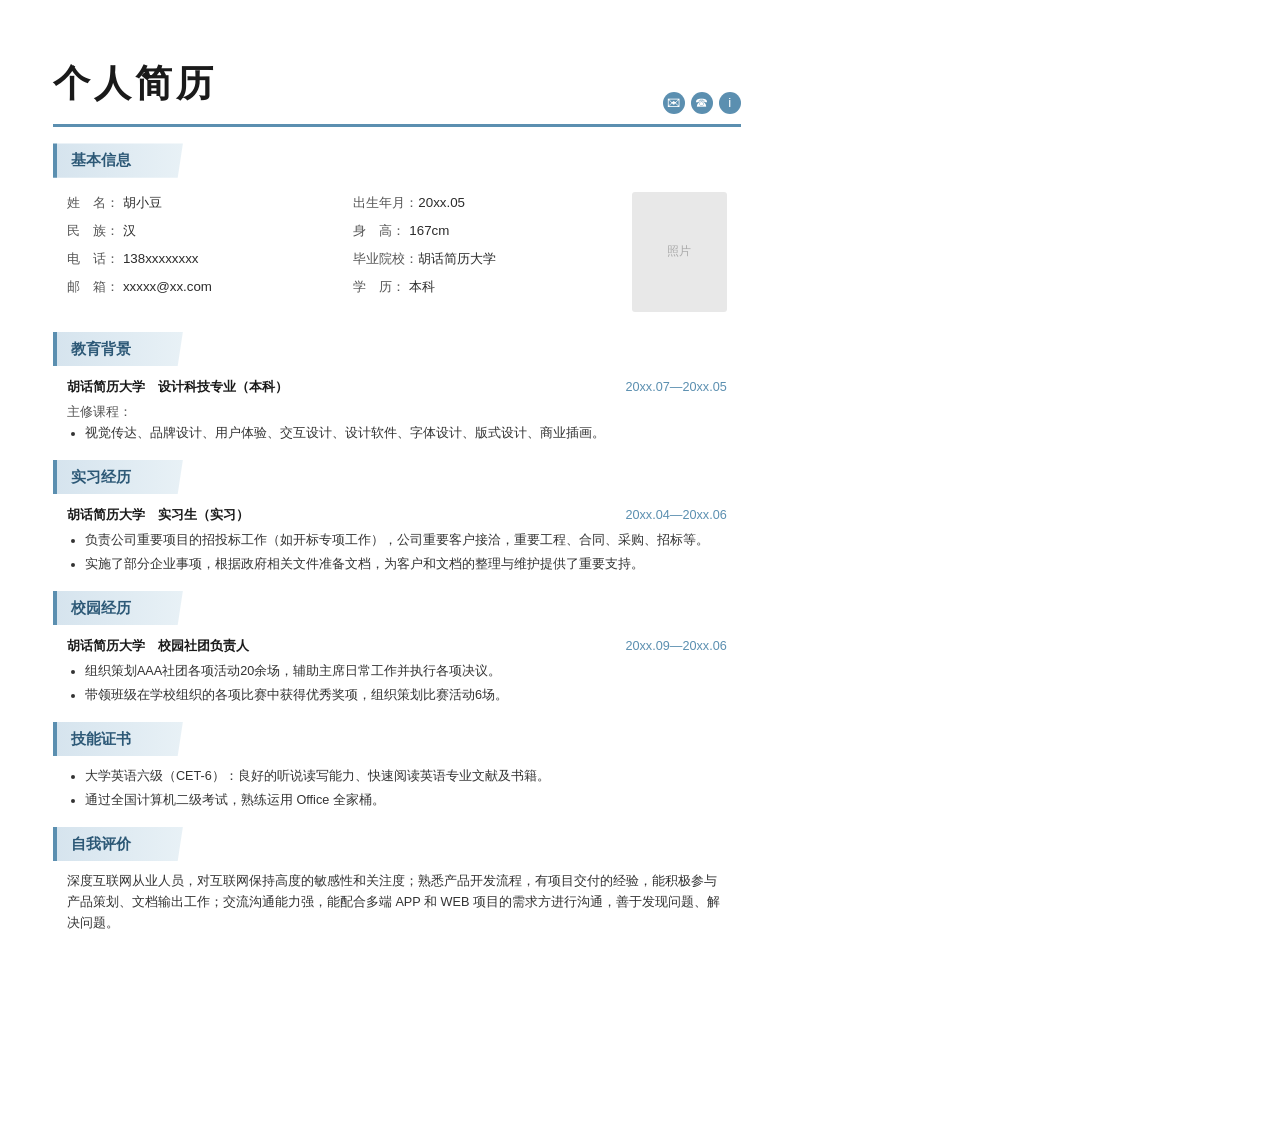
<file: data/jianlimoban/html/t1000.html>
<!DOCTYPE html>
<html lang="zh-CN">
<head>
<meta charset="UTF-8">
<title>个人简历 · 浅蓝色块</title>
<style>
  * { margin: 0; padding: 0; box-sizing: border-box; }
  body {
    width: 210mm; min-height: 297mm;
    padding: 14mm 14mm;
    font-family: 'PingFang SC', 'Noto Sans SC', -apple-system, sans-serif;
    color: #2b2b2b;
    background: #fff;
    font-size: 10pt;
    line-height: 1.65;
  }
  .header {
    display: flex; justify-content: space-between; align-items: flex-end;
    border-bottom: 3px solid #5b8fb0;
    padding-bottom: 10px;
    margin-bottom: 16px;
  }
  .title-block .cn { font-size: 28pt; font-weight: 700; color: #1a1a1a; letter-spacing: 4px; }
  .icons { display: flex; gap: 6px; }
  .icon-circle { width: 22px; height: 22px; border-radius: 50%; background: #5b8fb0; display: flex; align-items: center; justify-content: center; color: #fff; font-size: 10pt; }
  .section-title {
    background: linear-gradient(90deg, #d6e4ee 0%, #e8f1f6 100%);
    color: #2c5876;
    padding: 5px 16px 5px 14px;
    font-size: 11pt; font-weight: 600;
    margin: 16px 0 10px;
    border-left: 4px solid #5b8fb0;
    clip-path: polygon(0 0, 100% 0, 96% 100%, 0 100%);
    width: fit-content;
    min-width: 130px;
  }
  .info-row { display: flex; gap: 24px; align-items: flex-start; padding: 4px 14px; }
  .info-grid {
    flex: 1;
    display: grid; grid-template-columns: 1fr 1fr;
    column-gap: 32px; row-gap: 6px;
  }
  .info-item .label { color: #555; display: inline-block; min-width: 56px; }
  .info-item .label::after { content: '：'; }
  .photo {
    width: 95px; height: 120px;
    background: #e8e8e8;
    border-radius: 3px;
    display: flex; align-items: center; justify-content: center;
    color: #aaa; font-size: 9pt;
    flex: none;
  }
  .item { padding: 0 14px; margin-bottom: 12px; }
  .item-header { display: flex; justify-content: space-between; align-items: baseline; margin-bottom: 4px; }
  .item-title { font-weight: 600; color: #1a1a1a; }
  .item-date { color: #5b8fb0; font-size: 9.5pt; }
  .item-sub { color: #555; font-size: 9.5pt; }
  ul { margin-left: 18px; }
  li { font-size: 9.5pt; margin-bottom: 3px; color: #333; }
  .desc { font-size: 9.5pt; color: #333; padding: 0 14px; }
</style>
</head>
<body>
  <div class="header">
    <div class="title-block">
      <div class="cn">个人简历</div>
    </div>
    <div class="icons">
      <span class="icon-circle">✉</span>
      <span class="icon-circle">☎</span>
      <span class="icon-circle">i</span>
    </div>
  </div>

  <div class="section-title">基本信息</div>
  <div class="info-row">
    <div class="info-grid">
      <div class="info-item"><span class="label">姓　名</span>胡小豆</div>
      <div class="info-item"><span class="label">出生年月</span>20xx.05</div>
      <div class="info-item"><span class="label">民　族</span>汉</div>
      <div class="info-item"><span class="label">身　高</span>167cm</div>
      <div class="info-item"><span class="label">电　话</span>138xxxxxxxx</div>
      <div class="info-item"><span class="label">毕业院校</span>胡话简历大学</div>
      <div class="info-item"><span class="label">邮　箱</span>xxxxx@xx.com</div>
      <div class="info-item"><span class="label">学　历</span>本科</div>
    </div>
    <div class="photo">照片</div>
  </div>

  <div class="section-title">教育背景</div>
  <div class="item">
    <div class="item-header">
      <span class="item-title">胡话简历大学　设计科技专业（本科）</span>
      <span class="item-date">20xx.07—20xx.05</span>
    </div>
    <div class="item-sub">主修课程：</div>
    <ul>
      <li>视觉传达、品牌设计、用户体验、交互设计、设计软件、字体设计、版式设计、商业插画。</li>
    </ul>
  </div>

  <div class="section-title">实习经历</div>
  <div class="item">
    <div class="item-header">
      <span class="item-title">胡话简历大学　实习生（实习）</span>
      <span class="item-date">20xx.04—20xx.06</span>
    </div>
    <ul>
      <li>负责公司重要项目的招投标工作（如开标专项工作），公司重要客户接洽，重要工程、合同、采购、招标等。</li>
      <li>实施了部分企业事项，根据政府相关文件准备文档，为客户和文档的整理与维护提供了重要支持。</li>
    </ul>
  </div>

  <div class="section-title">校园经历</div>
  <div class="item">
    <div class="item-header">
      <span class="item-title">胡话简历大学　校园社团负责人</span>
      <span class="item-date">20xx.09—20xx.06</span>
    </div>
    <ul>
      <li>组织策划AAA社团各项活动20余场，辅助主席日常工作并执行各项决议。</li>
      <li>带领班级在学校组织的各项比赛中获得优秀奖项，组织策划比赛活动6场。</li>
    </ul>
  </div>

  <div class="section-title">技能证书</div>
  <div class="item">
    <ul>
      <li>大学英语六级（CET-6）：良好的听说读写能力、快速阅读英语专业文献及书籍。</li>
      <li>通过全国计算机二级考试，熟练运用 Office 全家桶。</li>
    </ul>
  </div>

  <div class="section-title">自我评价</div>
  <p class="desc">深度互联网从业人员，对互联网保持高度的敏感性和关注度；熟悉产品开发流程，有项目交付的经验，能积极参与产品策划、文档输出工作；交流沟通能力强，能配合多端 APP 和 WEB 项目的需求方进行沟通，善于发现问题、解决问题。</p>
</body>
</html>
</file>
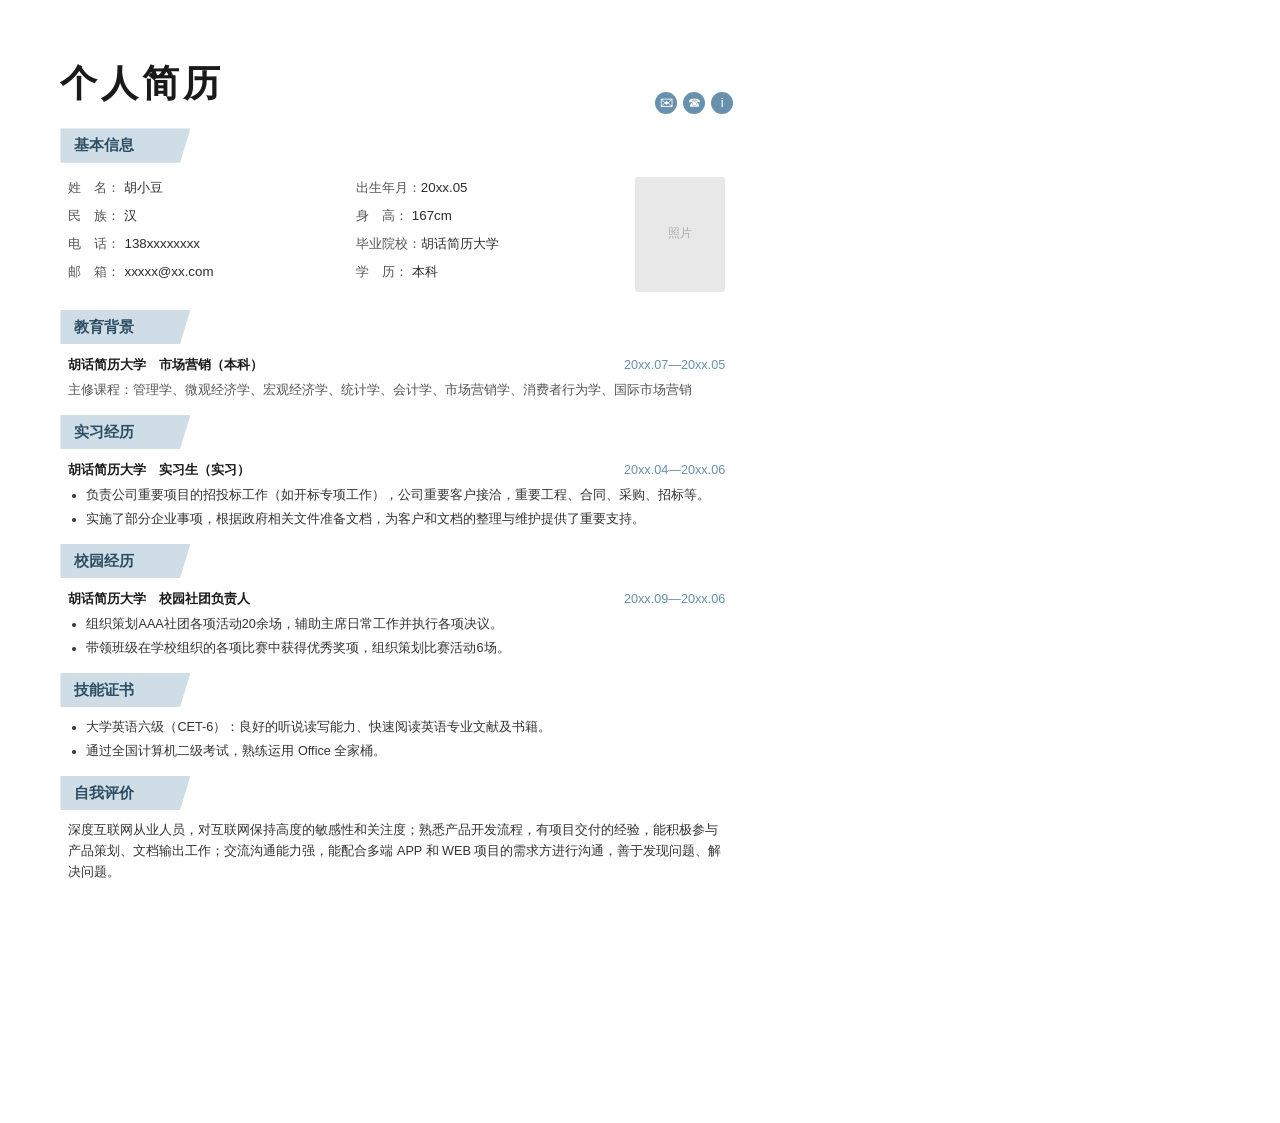
<file: data/jianlimoban/html/t1001.html>
<!DOCTYPE html>
<html lang="zh-CN">
<head>
<meta charset="UTF-8">
<title>个人简历 · 浅蓝色块（变体）</title>
<style>
  * { margin: 0; padding: 0; box-sizing: border-box; }
  body {
    width: 210mm; min-height: 297mm;
    padding: 14mm 16mm;
    font-family: 'PingFang SC', 'Noto Sans SC', -apple-system, sans-serif;
    color: #2b2b2b;
    background: #fff;
    font-size: 10pt;
    line-height: 1.65;
  }
  .header {
    display: flex; justify-content: space-between; align-items: flex-end;
    margin-bottom: 14px;
  }
  .title-block .cn { font-size: 28pt; font-weight: 700; color: #1a1a1a; letter-spacing: 4px; }
  .icons { display: flex; gap: 6px; }
  .icon-circle { width: 22px; height: 22px; border-radius: 50%; background: #6791ad; display: flex; align-items: center; justify-content: center; color: #fff; font-size: 10pt; }

  .section-title {
    background: #cfdde7;
    color: #2d4d63;
    padding: 5px 22px 5px 14px;
    font-size: 11pt; font-weight: 600;
    margin: 14px 0 10px;
    clip-path: polygon(0 0, 100% 0, 92% 100%, 0 100%);
    width: fit-content;
    min-width: 130px;
  }

  .info-row { display: flex; gap: 24px; align-items: flex-start; padding: 4px 8px; }
  .info-grid {
    flex: 1;
    display: grid; grid-template-columns: 1fr 1fr;
    column-gap: 32px; row-gap: 6px;
  }
  .info-item .label { color: #555; display: inline-block; min-width: 56px; }
  .info-item .label::after { content: '：'; }
  .photo {
    width: 90px; height: 115px;
    background: #e8e8e8;
    border-radius: 3px;
    display: flex; align-items: center; justify-content: center;
    color: #aaa; font-size: 9pt;
    flex: none;
  }

  .item { padding: 0 8px; margin-bottom: 12px; }
  .item-header { display: flex; justify-content: space-between; align-items: baseline; margin-bottom: 4px; }
  .item-title { font-weight: 600; color: #1a1a1a; }
  .item-date { color: #6791ad; font-size: 9.5pt; }
  .item-sub { color: #555; font-size: 9.5pt; }
  ul { margin-left: 18px; }
  li { font-size: 9.5pt; margin-bottom: 3px; color: #333; }
  .desc { font-size: 9.5pt; color: #333; padding: 0 8px; }
</style>
</head>
<body>
  <div class="header">
    <div class="title-block">
      <div class="cn">个人简历</div>
    </div>
    <div class="icons">
      <span class="icon-circle">✉</span>
      <span class="icon-circle">☎</span>
      <span class="icon-circle">i</span>
    </div>
  </div>

  <div class="section-title">基本信息</div>
  <div class="info-row">
    <div class="info-grid">
      <div class="info-item"><span class="label">姓　名</span>胡小豆</div>
      <div class="info-item"><span class="label">出生年月</span>20xx.05</div>
      <div class="info-item"><span class="label">民　族</span>汉</div>
      <div class="info-item"><span class="label">身　高</span>167cm</div>
      <div class="info-item"><span class="label">电　话</span>138xxxxxxxx</div>
      <div class="info-item"><span class="label">毕业院校</span>胡话简历大学</div>
      <div class="info-item"><span class="label">邮　箱</span>xxxxx@xx.com</div>
      <div class="info-item"><span class="label">学　历</span>本科</div>
    </div>
    <div class="photo">照片</div>
  </div>

  <div class="section-title">教育背景</div>
  <div class="item">
    <div class="item-header">
      <span class="item-title">胡话简历大学　市场营销（本科）</span>
      <span class="item-date">20xx.07—20xx.05</span>
    </div>
    <div class="item-sub">主修课程：管理学、微观经济学、宏观经济学、统计学、会计学、市场营销学、消费者行为学、国际市场营销</div>
  </div>

  <div class="section-title">实习经历</div>
  <div class="item">
    <div class="item-header">
      <span class="item-title">胡话简历大学　实习生（实习）</span>
      <span class="item-date">20xx.04—20xx.06</span>
    </div>
    <ul>
      <li>负责公司重要项目的招投标工作（如开标专项工作），公司重要客户接洽，重要工程、合同、采购、招标等。</li>
      <li>实施了部分企业事项，根据政府相关文件准备文档，为客户和文档的整理与维护提供了重要支持。</li>
    </ul>
  </div>

  <div class="section-title">校园经历</div>
  <div class="item">
    <div class="item-header">
      <span class="item-title">胡话简历大学　校园社团负责人</span>
      <span class="item-date">20xx.09—20xx.06</span>
    </div>
    <ul>
      <li>组织策划AAA社团各项活动20余场，辅助主席日常工作并执行各项决议。</li>
      <li>带领班级在学校组织的各项比赛中获得优秀奖项，组织策划比赛活动6场。</li>
    </ul>
  </div>

  <div class="section-title">技能证书</div>
  <div class="item">
    <ul>
      <li>大学英语六级（CET-6）：良好的听说读写能力、快速阅读英语专业文献及书籍。</li>
      <li>通过全国计算机二级考试，熟练运用 Office 全家桶。</li>
    </ul>
  </div>

  <div class="section-title">自我评价</div>
  <p class="desc">深度互联网从业人员，对互联网保持高度的敏感性和关注度；熟悉产品开发流程，有项目交付的经验，能积极参与产品策划、文档输出工作；交流沟通能力强，能配合多端 APP 和 WEB 项目的需求方进行沟通，善于发现问题、解决问题。</p>
</body>
</html>
</file>
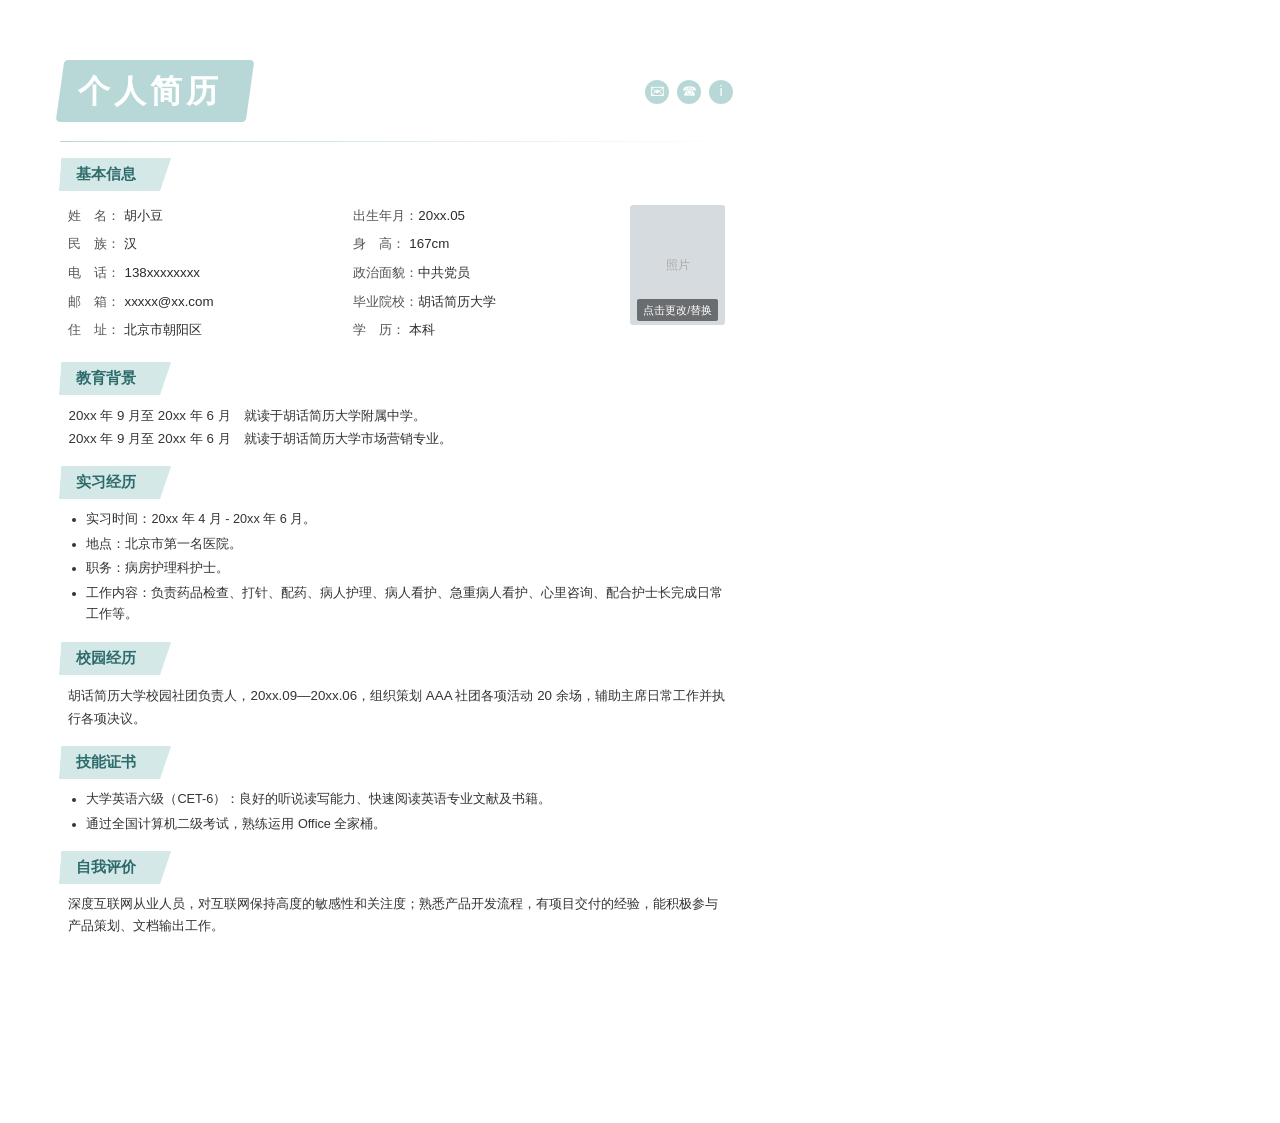
<file: data/jianlimoban/html/t1002-jianyue.html>
<!DOCTYPE html>
<html lang="zh-CN">
<head>
<meta charset="UTF-8">
<title>个人简历 · 淡青色平行四边形</title>
<style>
  * { margin: 0; padding: 0; box-sizing: border-box; }
  body {
    width: 210mm; min-height: 297mm;
    padding: 16mm 16mm;
    font-family: 'PingFang SC', 'Noto Sans SC', -apple-system, sans-serif;
    color: #2b2b2b;
    background: #fff;
    font-size: 10pt;
    line-height: 1.7;
  }
  .header {
    display: flex; justify-content: space-between; align-items: center;
    margin-bottom: 18px;
  }
  .title-block { display: flex; align-items: baseline; gap: 12px; }
  .title-block .cn-wrap {
    background: #b8d8d8;
    padding: 4px 28px 4px 18px;
    border-radius: 4px;
    transform: skewX(-8deg);
  }
  .title-block .cn-wrap span { transform: skewX(8deg); display: inline-block; font-size: 24pt; font-weight: 700; color: #fff; letter-spacing: 4px; }
  .icons { display: flex; gap: 8px; }
  .icon-circle { width: 24px; height: 24px; border-radius: 50%; background: #b8d8d8; display: flex; align-items: center; justify-content: center; color: #fff; font-size: 11pt; }
  .divider { height: 1px; background: linear-gradient(90deg, #b8d8d8 0%, transparent 100%); margin-bottom: 14px; }

  .section-title {
    background: #d4e8e8;
    color: #2d6a6a;
    padding: 4px 28px 4px 16px;
    font-size: 11pt; font-weight: 600;
    margin: 16px 0 10px;
    clip-path: polygon(0 0, 100% 0, 92% 100%, 0 100%);
    width: fit-content;
    min-width: 110px;
    transform: skewX(-4deg);
  }
  .section-title span { display: inline-block; transform: skewX(4deg); }

  .info-row { display: flex; gap: 24px; align-items: flex-start; padding: 4px 8px; }
  .info-grid {
    flex: 1;
    display: grid; grid-template-columns: 1fr 1fr;
    column-gap: 32px; row-gap: 6px;
  }
  .info-item .label { color: #555; display: inline-block; min-width: 56px; }
  .info-item .label::after { content: '：'; }
  .photo {
    width: 95px; height: 120px;
    background: #d6dbdf;
    border-radius: 3px;
    display: flex; align-items: flex-end; justify-content: center;
    color: #fff; font-size: 8pt;
    flex: none;
    position: relative;
  }
  .photo::before {
    content: '照片'; position: absolute; top: 50%; left: 50%; transform: translate(-50%, -50%);
    color: #aaa; font-size: 9pt;
  }
  .photo .badge { background: rgba(0,0,0,0.5); padding: 2px 6px; margin-bottom: 4px; border-radius: 2px; }

  .item { padding: 0 8px; margin-bottom: 10px; }
  .item-text { font-size: 10pt; color: #333; }
  ul { margin-left: 18px; }
  li { font-size: 9.5pt; margin-bottom: 3px; color: #333; }
  .desc { font-size: 9.5pt; color: #333; padding: 0 8px; }
</style>
</head>
<body>
  <div class="header">
    <div class="title-block">
      <div class="cn-wrap"><span>个人简历</span></div>
    </div>
    <div class="icons">
      <span class="icon-circle">✉</span>
      <span class="icon-circle">☎</span>
      <span class="icon-circle">i</span>
    </div>
  </div>
  <div class="divider"></div>

  <div class="section-title"><span>基本信息</span></div>
  <div class="info-row">
    <div class="info-grid">
      <div class="info-item"><span class="label">姓　名</span>胡小豆</div>
      <div class="info-item"><span class="label">出生年月</span>20xx.05</div>
      <div class="info-item"><span class="label">民　族</span>汉</div>
      <div class="info-item"><span class="label">身　高</span>167cm</div>
      <div class="info-item"><span class="label">电　话</span>138xxxxxxxx</div>
      <div class="info-item"><span class="label">政治面貌</span>中共党员</div>
      <div class="info-item"><span class="label">邮　箱</span>xxxxx@xx.com</div>
      <div class="info-item"><span class="label">毕业院校</span>胡话简历大学</div>
      <div class="info-item"><span class="label">住　址</span>北京市朝阳区</div>
      <div class="info-item"><span class="label">学　历</span>本科</div>
    </div>
    <div class="photo"><div class="badge">点击更改/替换</div></div>
  </div>

  <div class="section-title"><span>教育背景</span></div>
  <div class="item">
    <p class="item-text">20xx 年 9 月至 20xx 年 6 月　就读于胡话简历大学附属中学。</p>
    <p class="item-text">20xx 年 9 月至 20xx 年 6 月　就读于胡话简历大学市场营销专业。</p>
  </div>

  <div class="section-title"><span>实习经历</span></div>
  <div class="item">
    <ul>
      <li>实习时间：20xx 年 4 月 - 20xx 年 6 月。</li>
      <li>地点：北京市第一名医院。</li>
      <li>职务：病房护理科护士。</li>
      <li>工作内容：负责药品检查、打针、配药、病人护理、病人看护、急重病人看护、心里咨询、配合护士长完成日常工作等。</li>
    </ul>
  </div>

  <div class="section-title"><span>校园经历</span></div>
  <div class="item">
    <p class="item-text">胡话简历大学校园社团负责人，20xx.09—20xx.06，组织策划 AAA 社团各项活动 20 余场，辅助主席日常工作并执行各项决议。</p>
  </div>

  <div class="section-title"><span>技能证书</span></div>
  <div class="item">
    <ul>
      <li>大学英语六级（CET-6）：良好的听说读写能力、快速阅读英语专业文献及书籍。</li>
      <li>通过全国计算机二级考试，熟练运用 Office 全家桶。</li>
    </ul>
  </div>

  <div class="section-title"><span>自我评价</span></div>
  <p class="desc">深度互联网从业人员，对互联网保持高度的敏感性和关注度；熟悉产品开发流程，有项目交付的经验，能积极参与产品策划、文档输出工作。</p>
</body>
</html>
</file>
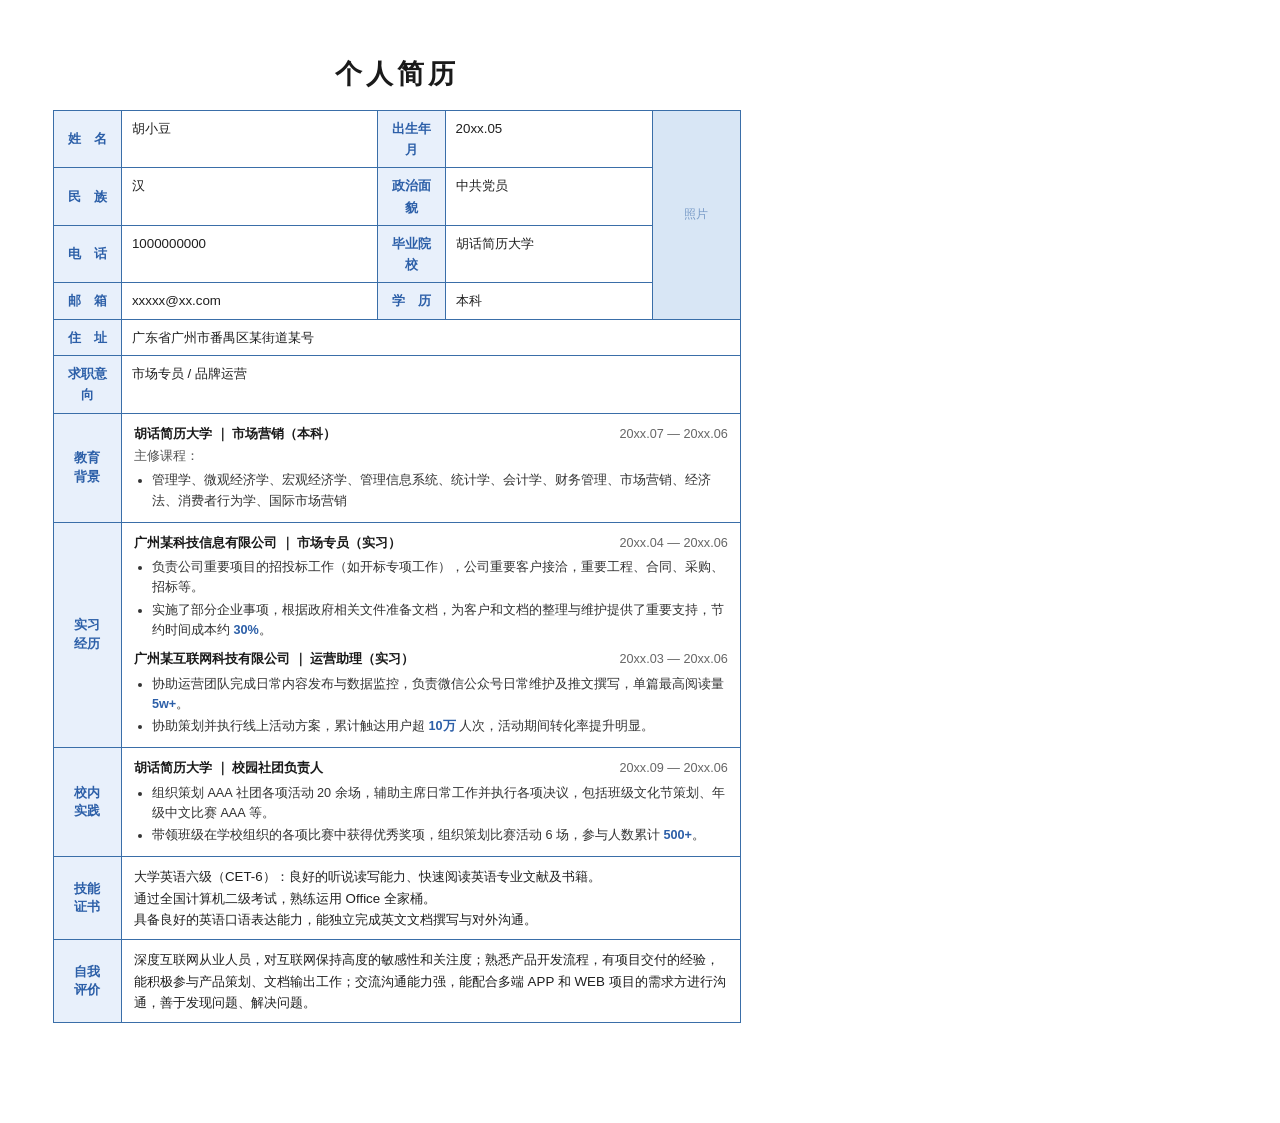
<file: data/jianlimoban/html/t101-biaoge.html>
<!DOCTYPE html>
<html lang="zh-CN">
<head>
<meta charset="UTF-8">
<title>个人简历 · 表格</title>
<style>
  * { margin: 0; padding: 0; box-sizing: border-box; }
  body {
    width: 210mm; min-height: 297mm;
    padding: 14mm 14mm;
    font-family: 'PingFang SC', 'Noto Sans SC', -apple-system, sans-serif;
    color: #1f1f1f;
    background: #fff;
    font-size: 10pt;
    line-height: 1.6;
  }
  h1 {
    text-align: center;
    font-size: 20pt; font-weight: 600;
    margin-bottom: 14px;
    letter-spacing: 4px;
    color: #1a1a1a;
  }
  table {
    width: 100%;
    border-collapse: collapse;
    border: 1.5px solid #3a6ea8;
  }
  td {
    border: 1px solid #3a6ea8;
    padding: 7px 10px;
    vertical-align: top;
    font-size: 10pt;
  }
  .label {
    width: 68px;
    background: #e8f0fb;
    text-align: center;
    font-weight: 600;
    color: #2c5fa8;
    vertical-align: middle;
  }
  .label-section {
    width: 56px;
    background: #e8f0fb;
    text-align: center;
    font-weight: 600;
    color: #2c5fa8;
    vertical-align: middle;
    line-height: 1.4;
    writing-mode: horizontal-tb;
  }
  .photo-cell {
    width: 88px;
    text-align: center;
    background: #d8e6f5;
    color: #7a9cc8;
    font-size: 9pt;
    vertical-align: middle;
  }
  .content-cell { padding: 9px 12px; }
  .item { margin-bottom: 8px; }
  .item:last-child { margin-bottom: 0; }
  .item-header {
    display: flex; justify-content: space-between; align-items: baseline;
    margin-bottom: 2px;
  }
  .item-title { font-weight: 600; color: #1a1a1a; }
  .item-date { color: #666; font-size: 9.5pt; white-space: nowrap; }
  .item-sub { color: #555; font-size: 9.5pt; margin-bottom: 3px; }
  ul { margin: 4px 0 0 18px; }
  li { font-size: 9.5pt; margin-bottom: 2px; color: #333; }
  .accent { color: #2c5fa8; font-weight: 600; }
  .row-header td {
    background: #3a6ea8;
    color: #fff;
    font-weight: 600;
    text-align: center;
    padding: 5px 10px;
    letter-spacing: 2px;
    font-size: 10.5pt;
    border-color: #2c5fa8;
  }
</style>
</head>
<body>
  <h1>个人简历</h1>

  <table>
    <tr>
      <td class="label">姓　名</td>
      <td>胡小豆</td>
      <td class="label">出生年月</td>
      <td>20xx.05</td>
      <td class="photo-cell" rowspan="4">照片</td>
    </tr>
    <tr>
      <td class="label">民　族</td>
      <td>汉</td>
      <td class="label">政治面貌</td>
      <td>中共党员</td>
    </tr>
    <tr>
      <td class="label">电　话</td>
      <td>1000000000</td>
      <td class="label">毕业院校</td>
      <td>胡话简历大学</td>
    </tr>
    <tr>
      <td class="label">邮　箱</td>
      <td>xxxxx@xx.com</td>
      <td class="label">学　历</td>
      <td>本科</td>
    </tr>
    <tr>
      <td class="label">住　址</td>
      <td colspan="4">广东省广州市番禺区某街道某号</td>
    </tr>
    <tr>
      <td class="label">求职意向</td>
      <td colspan="4">市场专员 / 品牌运营</td>
    </tr>

    <tr>
      <td class="label-section">教育<br>背景</td>
      <td colspan="4" class="content-cell">
        <div class="item">
          <div class="item-header">
            <span class="item-title">胡话简历大学 ｜ 市场营销（本科）</span>
            <span class="item-date">20xx.07 — 20xx.06</span>
          </div>
          <div class="item-sub">主修课程：</div>
          <ul>
            <li>管理学、微观经济学、宏观经济学、管理信息系统、统计学、会计学、财务管理、市场营销、经济法、消费者行为学、国际市场营销</li>
          </ul>
        </div>
      </td>
    </tr>

    <tr>
      <td class="label-section">实习<br>经历</td>
      <td colspan="4" class="content-cell">
        <div class="item">
          <div class="item-header">
            <span class="item-title">广州某科技信息有限公司 ｜ 市场专员（实习）</span>
            <span class="item-date">20xx.04 — 20xx.06</span>
          </div>
          <ul>
            <li>负责公司重要项目的招投标工作（如开标专项工作），公司重要客户接洽，重要工程、合同、采购、招标等。</li>
            <li>实施了部分企业事项，根据政府相关文件准备文档，为客户和文档的整理与维护提供了重要支持，节约时间成本约 <span class="accent">30%</span>。</li>
          </ul>
        </div>
        <div class="item">
          <div class="item-header">
            <span class="item-title">广州某互联网科技有限公司 ｜ 运营助理（实习）</span>
            <span class="item-date">20xx.03 — 20xx.06</span>
          </div>
          <ul>
            <li>协助运营团队完成日常内容发布与数据监控，负责微信公众号日常维护及推文撰写，单篇最高阅读量 <span class="accent">5w+</span>。</li>
            <li>协助策划并执行线上活动方案，累计触达用户超 <span class="accent">10万</span> 人次，活动期间转化率提升明显。</li>
          </ul>
        </div>
      </td>
    </tr>

    <tr>
      <td class="label-section">校内<br>实践</td>
      <td colspan="4" class="content-cell">
        <div class="item">
          <div class="item-header">
            <span class="item-title">胡话简历大学 ｜ 校园社团负责人</span>
            <span class="item-date">20xx.09 — 20xx.06</span>
          </div>
          <ul>
            <li>组织策划 AAA 社团各项活动 20 余场，辅助主席日常工作并执行各项决议，包括班级文化节策划、年级中文比赛 AAA 等。</li>
            <li>带领班级在学校组织的各项比赛中获得优秀奖项，组织策划比赛活动 6 场，参与人数累计 <span class="accent">500+</span>。</li>
          </ul>
        </div>
      </td>
    </tr>

    <tr>
      <td class="label-section">技能<br>证书</td>
      <td colspan="4" class="content-cell">
        <div>大学英语六级（CET-6）：良好的听说读写能力、快速阅读英语专业文献及书籍。</div>
        <div>通过全国计算机二级考试，熟练运用 Office 全家桶。</div>
        <div>具备良好的英语口语表达能力，能独立完成英文文档撰写与对外沟通。</div>
      </td>
    </tr>

    <tr>
      <td class="label-section">自我<br>评价</td>
      <td colspan="4" class="content-cell">
        深度互联网从业人员，对互联网保持高度的敏感性和关注度；熟悉产品开发流程，有项目交付的经验，能积极参与产品策划、文档输出工作；交流沟通能力强，能配合多端 APP 和 WEB 项目的需求方进行沟通，善于发现问题、解决问题。
      </td>
    </tr>
  </table>
</body>
</html>
</file>
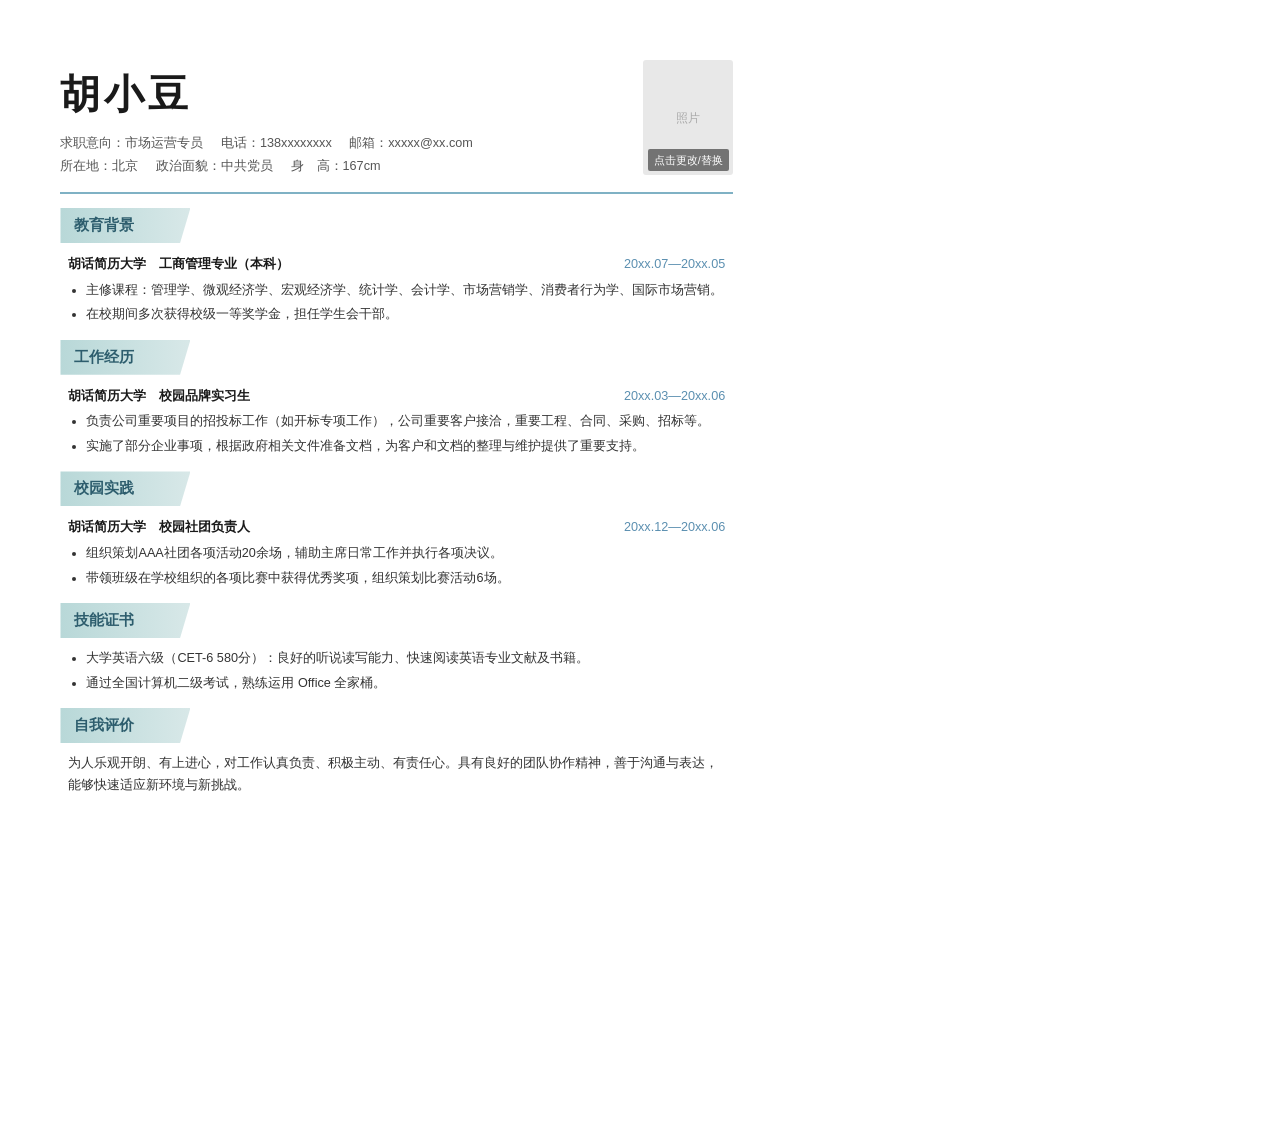
<file: data/jianlimoban/html/t1010.html>
<!DOCTYPE html>
<html lang="zh-CN">
<head>
<meta charset="UTF-8">
<title>个人简历 · 姓名抬头型</title>
<style>
  * { margin: 0; padding: 0; box-sizing: border-box; }
  body {
    width: 210mm; min-height: 297mm;
    padding: 16mm 16mm;
    font-family: 'PingFang SC', 'Noto Sans SC', -apple-system, sans-serif;
    color: #2b2b2b;
    background: #fff;
    font-size: 10pt;
    line-height: 1.7;
  }
  .header {
    display: flex; justify-content: space-between; align-items: flex-start;
    border-bottom: 2px solid #7fb1c4;
    padding-bottom: 14px;
    margin-bottom: 14px;
  }
  .name-block .name {
    font-size: 30pt; font-weight: 700; color: #1a1a1a; letter-spacing: 4px;
    margin-bottom: 4px;
  }
  .name-block .meta {
    font-size: 9.5pt; color: #555; line-height: 1.8;
  }
  .name-block .meta span { margin-right: 14px; }
  .photo {
    width: 90px; height: 115px;
    background: #e8e8e8;
    border-radius: 3px;
    display: flex; align-items: flex-end; justify-content: center;
    color: #fff; font-size: 8pt;
    flex: none;
    position: relative;
  }
  .photo::before {
    content: '照片'; position: absolute; top: 50%; left: 50%; transform: translate(-50%, -50%);
    color: #aaa; font-size: 9pt;
  }
  .photo .badge { background: rgba(0,0,0,0.5); padding: 2px 6px; margin-bottom: 4px; border-radius: 2px; }

  .section-title {
    background: linear-gradient(90deg, #b8d8d8 0%, #d8e8e8 100%);
    color: #2d5d6d;
    padding: 5px 22px 5px 14px;
    font-size: 11pt; font-weight: 600;
    margin: 14px 0 10px;
    clip-path: polygon(0 0, 100% 0, 92% 100%, 0 100%);
    width: fit-content;
    min-width: 130px;
  }

  .item { padding: 0 8px; margin-bottom: 10px; }
  .item-header { display: flex; justify-content: space-between; align-items: baseline; margin-bottom: 4px; }
  .item-title { font-weight: 600; color: #1a1a1a; }
  .item-date { color: #5b8fb0; font-size: 9.5pt; }
  .item-sub { color: #555; font-size: 9.5pt; }
  ul { margin-left: 18px; }
  li { font-size: 9.5pt; margin-bottom: 3px; color: #333; }
  .desc { font-size: 9.5pt; color: #333; padding: 0 8px; }
</style>
</head>
<body>
  <div class="header">
    <div class="name-block">
      <div class="name">胡小豆</div>
      <div class="meta">
        <span>求职意向：市场运营专员</span>
        <span>电话：138xxxxxxxx</span>
        <span>邮箱：xxxxx@xx.com</span><br>
        <span>所在地：北京</span>
        <span>政治面貌：中共党员</span>
        <span>身　高：167cm</span>
      </div>
    </div>
    <div class="photo"><div class="badge">点击更改/替换</div></div>
  </div>

  <div class="section-title">教育背景</div>
  <div class="item">
    <div class="item-header">
      <span class="item-title">胡话简历大学　工商管理专业（本科）</span>
      <span class="item-date">20xx.07—20xx.05</span>
    </div>
    <ul>
      <li>主修课程：管理学、微观经济学、宏观经济学、统计学、会计学、市场营销学、消费者行为学、国际市场营销。</li>
      <li>在校期间多次获得校级一等奖学金，担任学生会干部。</li>
    </ul>
  </div>

  <div class="section-title">工作经历</div>
  <div class="item">
    <div class="item-header">
      <span class="item-title">胡话简历大学　校园品牌实习生</span>
      <span class="item-date">20xx.03—20xx.06</span>
    </div>
    <ul>
      <li>负责公司重要项目的招投标工作（如开标专项工作），公司重要客户接洽，重要工程、合同、采购、招标等。</li>
      <li>实施了部分企业事项，根据政府相关文件准备文档，为客户和文档的整理与维护提供了重要支持。</li>
    </ul>
  </div>

  <div class="section-title">校园实践</div>
  <div class="item">
    <div class="item-header">
      <span class="item-title">胡话简历大学　校园社团负责人</span>
      <span class="item-date">20xx.12—20xx.06</span>
    </div>
    <ul>
      <li>组织策划AAA社团各项活动20余场，辅助主席日常工作并执行各项决议。</li>
      <li>带领班级在学校组织的各项比赛中获得优秀奖项，组织策划比赛活动6场。</li>
    </ul>
  </div>

  <div class="section-title">技能证书</div>
  <div class="item">
    <ul>
      <li>大学英语六级（CET-6 580分）：良好的听说读写能力、快速阅读英语专业文献及书籍。</li>
      <li>通过全国计算机二级考试，熟练运用 Office 全家桶。</li>
    </ul>
  </div>

  <div class="section-title">自我评价</div>
  <p class="desc">为人乐观开朗、有上进心，对工作认真负责、积极主动、有责任心。具有良好的团队协作精神，善于沟通与表达，能够快速适应新环境与新挑战。</p>
</body>
</html>
</file>
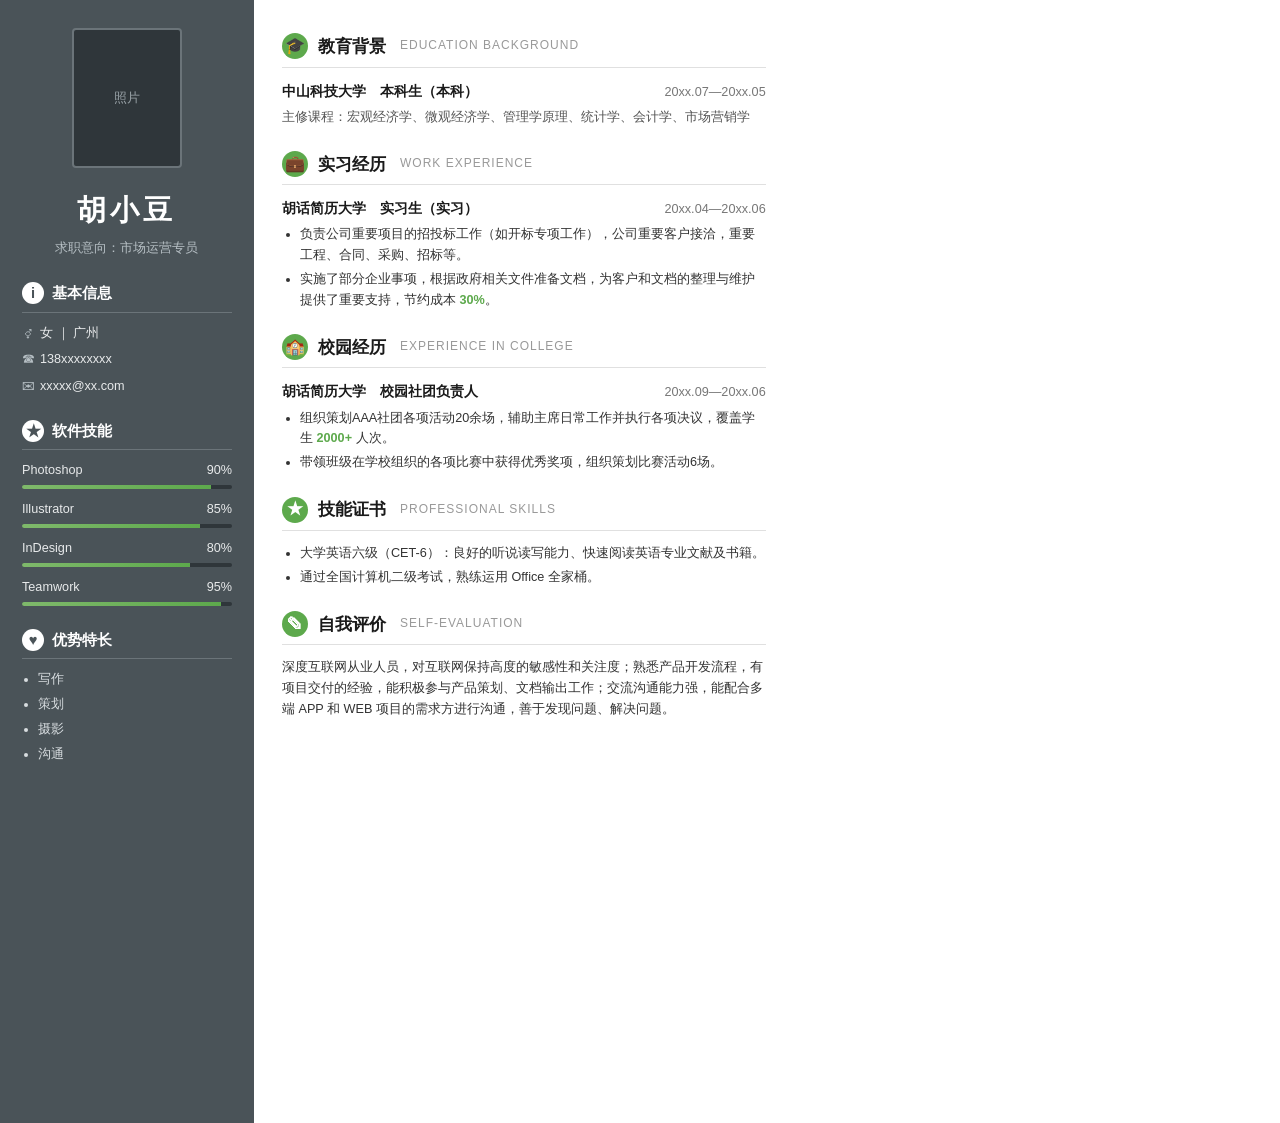
<file: data/jianlimoban/html/t1018-huise.html>
<!DOCTYPE html>
<html lang="zh-CN">
<head>
<meta charset="UTF-8">
<title>个人简历 · 灰色双栏</title>
<style>
  * { margin: 0; padding: 0; box-sizing: border-box; }
  body {
    width: 210mm; min-height: 297mm;
    font-family: 'PingFang SC', 'Noto Sans SC', -apple-system, sans-serif;
    color: #2b2b2b;
    background: #fff;
    font-size: 10pt;
    line-height: 1.65;
    display: flex;
  }
  /* 左侧栏 */
  .sidebar {
    width: 32%;
    background: #4a5358;
    color: #e8eaeb;
    padding: 28px 22px;
  }
  .photo {
    width: 110px; height: 140px;
    background: #2f363a;
    border: 2px solid #6b7479;
    border-radius: 4px;
    margin: 0 auto 18px;
    display: flex; align-items: center; justify-content: center;
    color: #9aa3a8; font-size: 10pt;
  }
  .name {
    text-align: center;
    font-size: 22pt; font-weight: 600;
    color: #fff;
    letter-spacing: 4px;
    margin-bottom: 4px;
  }
  .target {
    text-align: center;
    font-size: 9.5pt;
    color: #b6bfc4;
    margin-bottom: 22px;
  }
  .side-section { margin-bottom: 22px; }
  .side-section-title {
    display: flex; align-items: center; gap: 8px;
    font-size: 11pt; font-weight: 600;
    color: #fff;
    padding-bottom: 6px;
    border-bottom: 1px solid #6b7479;
    margin-bottom: 10px;
  }
  .side-icon {
    width: 22px; height: 22px;
    border-radius: 50%;
    background: #fff;
    color: #4a5358;
    display: flex; align-items: center; justify-content: center;
    font-size: 11pt;
  }
  .side-info-row {
    display: flex; align-items: flex-start;
    margin-bottom: 6px;
    font-size: 9.5pt;
  }
  .side-info-row .ico {
    width: 18px; flex: none; color: #b6bfc4;
  }
  .skill-row { margin-bottom: 10px; }
  .skill-row .name-row {
    display: flex; justify-content: space-between;
    font-size: 9.5pt; margin-bottom: 4px;
  }
  .skill-bar {
    height: 4px;
    background: #2f363a;
    border-radius: 2px;
    overflow: hidden;
  }
  .skill-fill {
    height: 100%;
    background: linear-gradient(90deg, #7fb96b, #5da94c);
  }
  .strength-list { margin-left: 16px; }
  .strength-list li { margin-bottom: 4px; font-size: 9.5pt; color: #d8dde0; }

  /* 右主区 */
  .main {
    flex: 1;
    padding: 32px 28px;
    background: #fff;
  }
  .main-section { margin-bottom: 22px; }
  .main-section-title {
    display: flex; align-items: center; gap: 10px;
    font-size: 13pt; font-weight: 600;
    color: #1a1a1a;
    padding-bottom: 6px;
    border-bottom: 1.5px solid #e0e0e0;
    margin-bottom: 12px;
  }
  .main-icon {
    width: 26px; height: 26px;
    border-radius: 50%;
    background: #5da94c;
    color: #fff;
    display: flex; align-items: center; justify-content: center;
    font-size: 12pt;
  }
  .main-section-title .en {
    font-size: 9pt; color: #999; font-weight: 400; letter-spacing: 1px; margin-left: 4px;
  }
  .item { margin-bottom: 12px; }
  .item-header {
    display: flex; justify-content: space-between; align-items: baseline;
    margin-bottom: 4px;
  }
  .item-title { font-weight: 600; font-size: 10.5pt; color: #1a1a1a; }
  .item-date { color: #777; font-size: 9.5pt; }
  .item-sub { color: #555; font-size: 9.5pt; }
  ul.bullets { margin-left: 18px; }
  ul.bullets li { font-size: 9.5pt; margin-bottom: 3px; color: #333; }
  .accent { color: #5da94c; font-weight: 600; }
  .desc { font-size: 9.5pt; color: #333; }
</style>
</head>
<body>
  <aside class="sidebar">
    <div class="photo">照片</div>
    <div class="name">胡小豆</div>
    <div class="target">求职意向：市场运营专员</div>

    <div class="side-section">
      <div class="side-section-title"><span class="side-icon">i</span>基本信息</div>
      <div class="side-info-row"><span class="ico">⚥</span>女 ｜ 广州</div>
      <div class="side-info-row"><span class="ico">☎</span>138xxxxxxxx</div>
      <div class="side-info-row"><span class="ico">✉</span>xxxxx@xx.com</div>
    </div>

    <div class="side-section">
      <div class="side-section-title"><span class="side-icon">★</span>软件技能</div>
      <div class="skill-row">
        <div class="name-row"><span>Photoshop</span><span>90%</span></div>
        <div class="skill-bar"><div class="skill-fill" style="width:90%"></div></div>
      </div>
      <div class="skill-row">
        <div class="name-row"><span>Illustrator</span><span>85%</span></div>
        <div class="skill-bar"><div class="skill-fill" style="width:85%"></div></div>
      </div>
      <div class="skill-row">
        <div class="name-row"><span>InDesign</span><span>80%</span></div>
        <div class="skill-bar"><div class="skill-fill" style="width:80%"></div></div>
      </div>
      <div class="skill-row">
        <div class="name-row"><span>Teamwork</span><span>95%</span></div>
        <div class="skill-bar"><div class="skill-fill" style="width:95%"></div></div>
      </div>
    </div>

    <div class="side-section">
      <div class="side-section-title"><span class="side-icon">♥</span>优势特长</div>
      <ul class="strength-list">
        <li>写作</li>
        <li>策划</li>
        <li>摄影</li>
        <li>沟通</li>
      </ul>
    </div>
  </aside>

  <main class="main">
    <div class="main-section">
      <div class="main-section-title">
        <span class="main-icon">🎓</span>教育背景<span class="en">EDUCATION BACKGROUND</span>
      </div>
      <div class="item">
        <div class="item-header">
          <span class="item-title">中山科技大学　本科生（本科）</span>
          <span class="item-date">20xx.07—20xx.05</span>
        </div>
        <div class="item-sub">主修课程：宏观经济学、微观经济学、管理学原理、统计学、会计学、市场营销学</div>
      </div>
    </div>

    <div class="main-section">
      <div class="main-section-title">
        <span class="main-icon">💼</span>实习经历<span class="en">WORK EXPERIENCE</span>
      </div>
      <div class="item">
        <div class="item-header">
          <span class="item-title">胡话简历大学　实习生（实习）</span>
          <span class="item-date">20xx.04—20xx.06</span>
        </div>
        <ul class="bullets">
          <li>负责公司重要项目的招投标工作（如开标专项工作），公司重要客户接洽，重要工程、合同、采购、招标等。</li>
          <li>实施了部分企业事项，根据政府相关文件准备文档，为客户和文档的整理与维护提供了重要支持，节约成本 <span class="accent">30%</span>。</li>
        </ul>
      </div>
    </div>

    <div class="main-section">
      <div class="main-section-title">
        <span class="main-icon">🏫</span>校园经历<span class="en">EXPERIENCE IN COLLEGE</span>
      </div>
      <div class="item">
        <div class="item-header">
          <span class="item-title">胡话简历大学　校园社团负责人</span>
          <span class="item-date">20xx.09—20xx.06</span>
        </div>
        <ul class="bullets">
          <li>组织策划AAA社团各项活动20余场，辅助主席日常工作并执行各项决议，覆盖学生 <span class="accent">2000+</span> 人次。</li>
          <li>带领班级在学校组织的各项比赛中获得优秀奖项，组织策划比赛活动6场。</li>
        </ul>
      </div>
    </div>

    <div class="main-section">
      <div class="main-section-title">
        <span class="main-icon">★</span>技能证书<span class="en">PROFESSIONAL SKILLS</span>
      </div>
      <ul class="bullets">
        <li>大学英语六级（CET-6）：良好的听说读写能力、快速阅读英语专业文献及书籍。</li>
        <li>通过全国计算机二级考试，熟练运用 Office 全家桶。</li>
      </ul>
    </div>

    <div class="main-section">
      <div class="main-section-title">
        <span class="main-icon">✎</span>自我评价<span class="en">SELF-EVALUATION</span>
      </div>
      <p class="desc">深度互联网从业人员，对互联网保持高度的敏感性和关注度；熟悉产品开发流程，有项目交付的经验，能积极参与产品策划、文档输出工作；交流沟通能力强，能配合多端 APP 和 WEB 项目的需求方进行沟通，善于发现问题、解决问题。</p>
    </div>
  </main>
</body>
</html>
</file>
